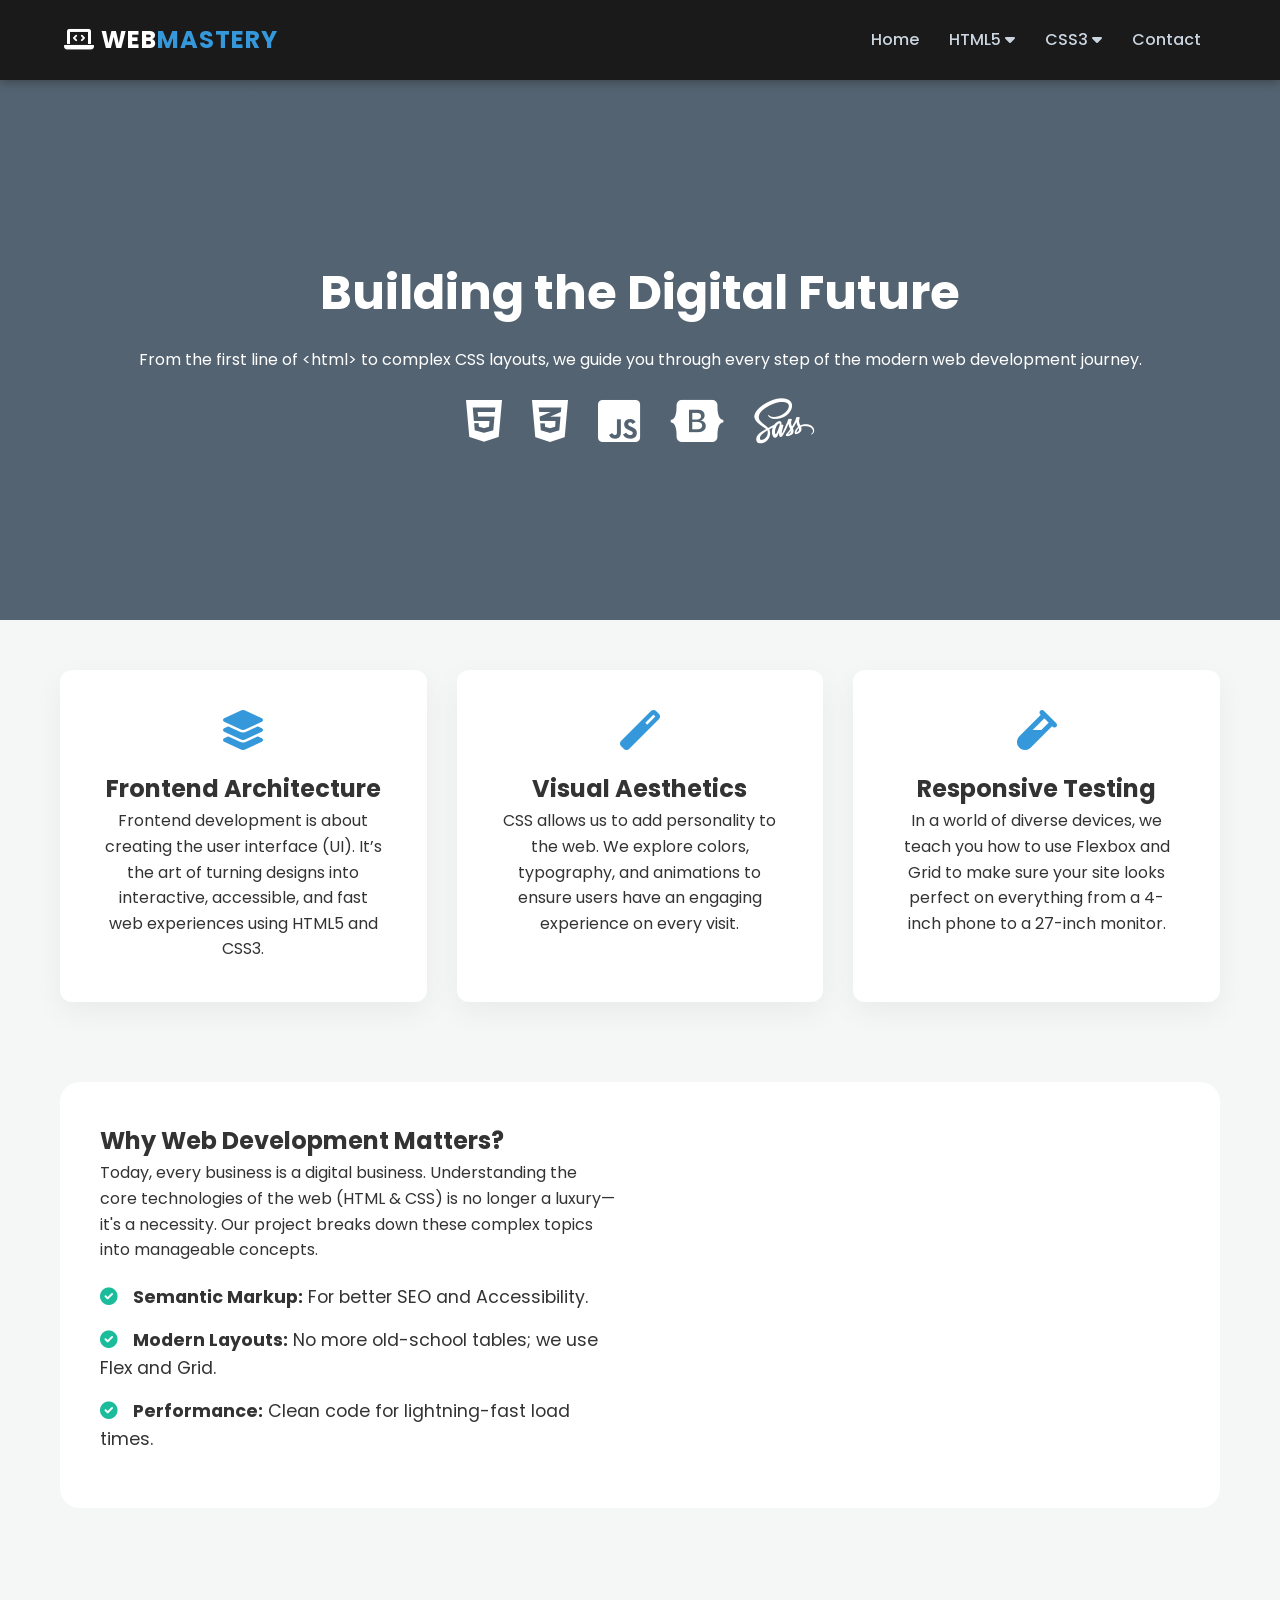
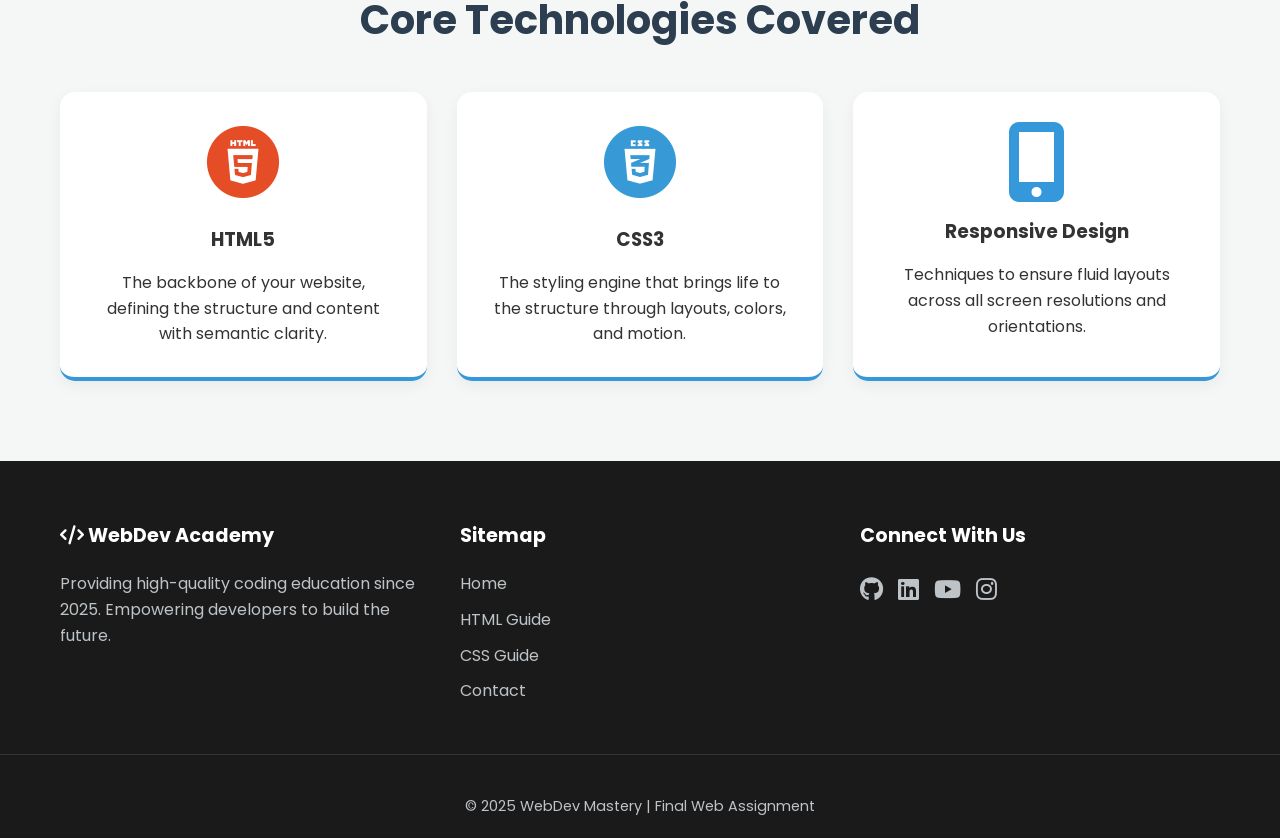
<file: index.html>
<!DOCTYPE html>
<html lang="en">

<head>
    <meta charset="UTF-8">
    <meta name="viewport" content="width=device-width, initial-scale=1.0">
    <title>WebDev Pro | Comprehensive Guide</title>
    <link rel="stylesheet" href="https://cdnjs.cloudflare.com/ajax/libs/font-awesome/6.0.0/css/all.min.css">
    <link rel="stylesheet" href="style/style.css">
</head>

<body>

    <header>
        <nav class="navbar">
            <div class="logo"><i class="fas fa-laptop-code"></i> Web<span>Mastery</span></div>
            <ul class="nav-links">
                <li><a href="index.html">Home</a></li>

                <li class="dropdown">
                    <a href="HTML/html-concepts.html">HTML5 <i class="fas fa-caret-down"></i></a>
                    <ul class="dropdown-content">
                        <li><a href="HTML/html-concepts.html#structure">Document Structure</a></li>
                        <li><a href="HTML/html-concepts.html#text-formatting">Text Formatting</a></li>
                        <li><a href="HTML/html-concepts.html#lists">Lists (Ordered/Unordered)</a></li>
                        <li><a href="HTML/html-concepts.html#links-images">Links & Media</a></li>
                        <li><a href="HTML/html-concepts.html#tables">Data Tables</a></li>
                        <li><a href="HTML/html-concepts.html#forms">Forms & Validations</a></li>
                        <li><a href="HTML/html-concepts.html#semantic">Semantic Elements</a></li>
                        <li><a href="HTML/html-concepts.html#entities">HTML Entities & Symbols</a></li>
                    </ul>
                </li>

                <li class="dropdown">
                    <a href="CSS/css-concepts.html">CSS3 <i class="fas fa-caret-down"></i></a>
                    <ul class="dropdown-content">
                        <li><a href="CSS/css-concepts.html#selectors">Selectors & Specificity</a></li>
                        <li><a href="CSS/css-concepts.html#colors">Colors & Backgrounds</a></li>
                        <li><a href="CSS/css-concepts.html#box-model">The Box Model</a></li>
                        <li><a href="CSS/css-concepts.html#typography">Web Typography</a></li>
                        <li><a href="CSS/css-concepts.html#flexbox">Flexbox Layout</a></li>
                        <li><a href="CSS/css-concepts.html#grid">CSS Grid System</a></li>
                        <li><a href="CSS/css-concepts.html#animations">Transitions & Keyframes</a></li>
                        <li><a href="CSS/css-concepts.html#responsive">Media Queries</a></li>
                    </ul>
                </li>

                <li><a href="contact.html">Contact</a></li>
            </ul>
        </nav>
    </header>

    <section class="hero">
        <div class="hero-text">
            <h1>Building the Digital Future</h1>
            <p>From the first line of &lt;html&gt; to complex CSS layouts, we guide you through every step of the modern
                web development journey.</p>
            <div class="hero-icons">
                <i class="fab fa-html5" title="HTML5"></i>
                <i class="fab fa-css3-alt" title="CSS3"></i>
                <i class="fab fa-js-square" title="JavaScript"></i>
                <i class="fab fa-bootstrap" title="Bootstrap"></i>
                <i class="fab fa-sass" title="Sass"></i>
            </div>
        </div>
    </section>

    <main class="container">
        <section class="intro-grid">
            <div class="info-box">
                <i class="fas fa-layer-group"></i>
                <h2>Frontend Architecture</h2>
                <p>Frontend development is about creating the user interface (UI). It’s the art of turning designs into
                    interactive, accessible, and fast web experiences using HTML5 and CSS3.</p>
            </div>
            <div class="info-box">
                <i class="fas fa-magic"></i>
                <h2>Visual Aesthetics</h2>
                <p>CSS allows us to add personality to the web. We explore colors, typography, and animations to ensure
                    users have an engaging experience on every visit.</p>
            </div>
            <div class="info-box">
                <i class="fas fa-vial"></i>
                <h2>Responsive Testing</h2>
                <p>In a world of diverse devices, we teach you how to use Flexbox and Grid to make sure your site looks
                    perfect on everything from a 4-inch phone to a 27-inch monitor.</p>
            </div>
        </section>

        <section class="learning-path">
            <div class="path-text">
                <h2>Why Web Development Matters?</h2>
                <p>Today, every business is a digital business. Understanding the core technologies of the web (HTML &
                    CSS) is no longer a luxury—it's a necessity. Our project breaks down these complex topics into
                    manageable concepts.</p>
                <ul class="benefit-list">
                    <li><i class="fas fa-check-circle"></i> <strong>Semantic Markup:</strong> For better SEO and
                        Accessibility.</li>
                    <li><i class="fas fa-check-circle"></i> <strong>Modern Layouts:</strong> No more old-school tables;
                        we use Flex and Grid.</li>
                    <li><i class="fas fa-check-circle"></i> <strong>Performance:</strong> Clean code for lightning-fast
                        load times.</li>
                </ul>
            </div>
            <div class="path-image">

            </div>
        </section>

        <section class="tech-stack">
            <h2 class="section-title">Core Technologies Covered</h2>
            <div class="stack-grid">
                <div class="stack-item">
                    <img src="images/HTML5.webp" alt="HTML5" width="80">
                    <h3>HTML5</h3>
                    <p>The backbone of your website, defining the structure and content with semantic clarity.</p>
                </div>
                <div class="stack-item">
                    <img src="images/CSS3.webp" alt="CSS3" width="80">
                    <h3>CSS3</h3>
                    <p>The styling engine that brings life to the structure through layouts, colors, and motion.</p>
                </div>
                <div class="stack-item">
                    <i class="fas fa-mobile-alt" style="font-size: 80px; color: #3498db;"></i>
                    <h3>Responsive Design</h3>
                    <p>Techniques to ensure fluid layouts across all screen resolutions and orientations.</p>
                </div>
            </div>
        </section>
    </main>

    <footer class="main-footer">
        <div class="footer-content">
            <div class="footer-section about">
                <h3><i class="fas fa-code"></i> WebDev Academy</h3>
                <p>Providing high-quality coding education since 2025. Empowering developers to build the future.</p>
            </div>
            <div class="footer-section links">
                <h3>Sitemap</h3>
                <ul>
                    <li><a href="index.html">Home</a></li>
                    <li><a href="HTML/html-concepts.html">HTML Guide</a></li>
                    <li><a href="CSS/css-concepts.html">CSS Guide</a></li>
                    <li><a href="contact.html">Contact</a></li>
                </ul>
            </div>
            <div class="footer-section social">
                <h3>Connect With Us</h3>
                <div class="social-icons">
                    <a href="#"><i class="fab fa-github"></i></a>
                    <a href="#"><i class="fab fa-linkedin"></i></a>
                    <a href="#"><i class="fab fa-youtube"></i></a>
                    <a href="#"><i class="fab fa-instagram"></i></a>
                </div>
            </div>
        </div>
        <div class="footer-bottom">
            <p>&copy; 2025 WebDev Mastery | Final Web Assignment</p>
        </div>
    </footer>

</body>

</html>
</file>
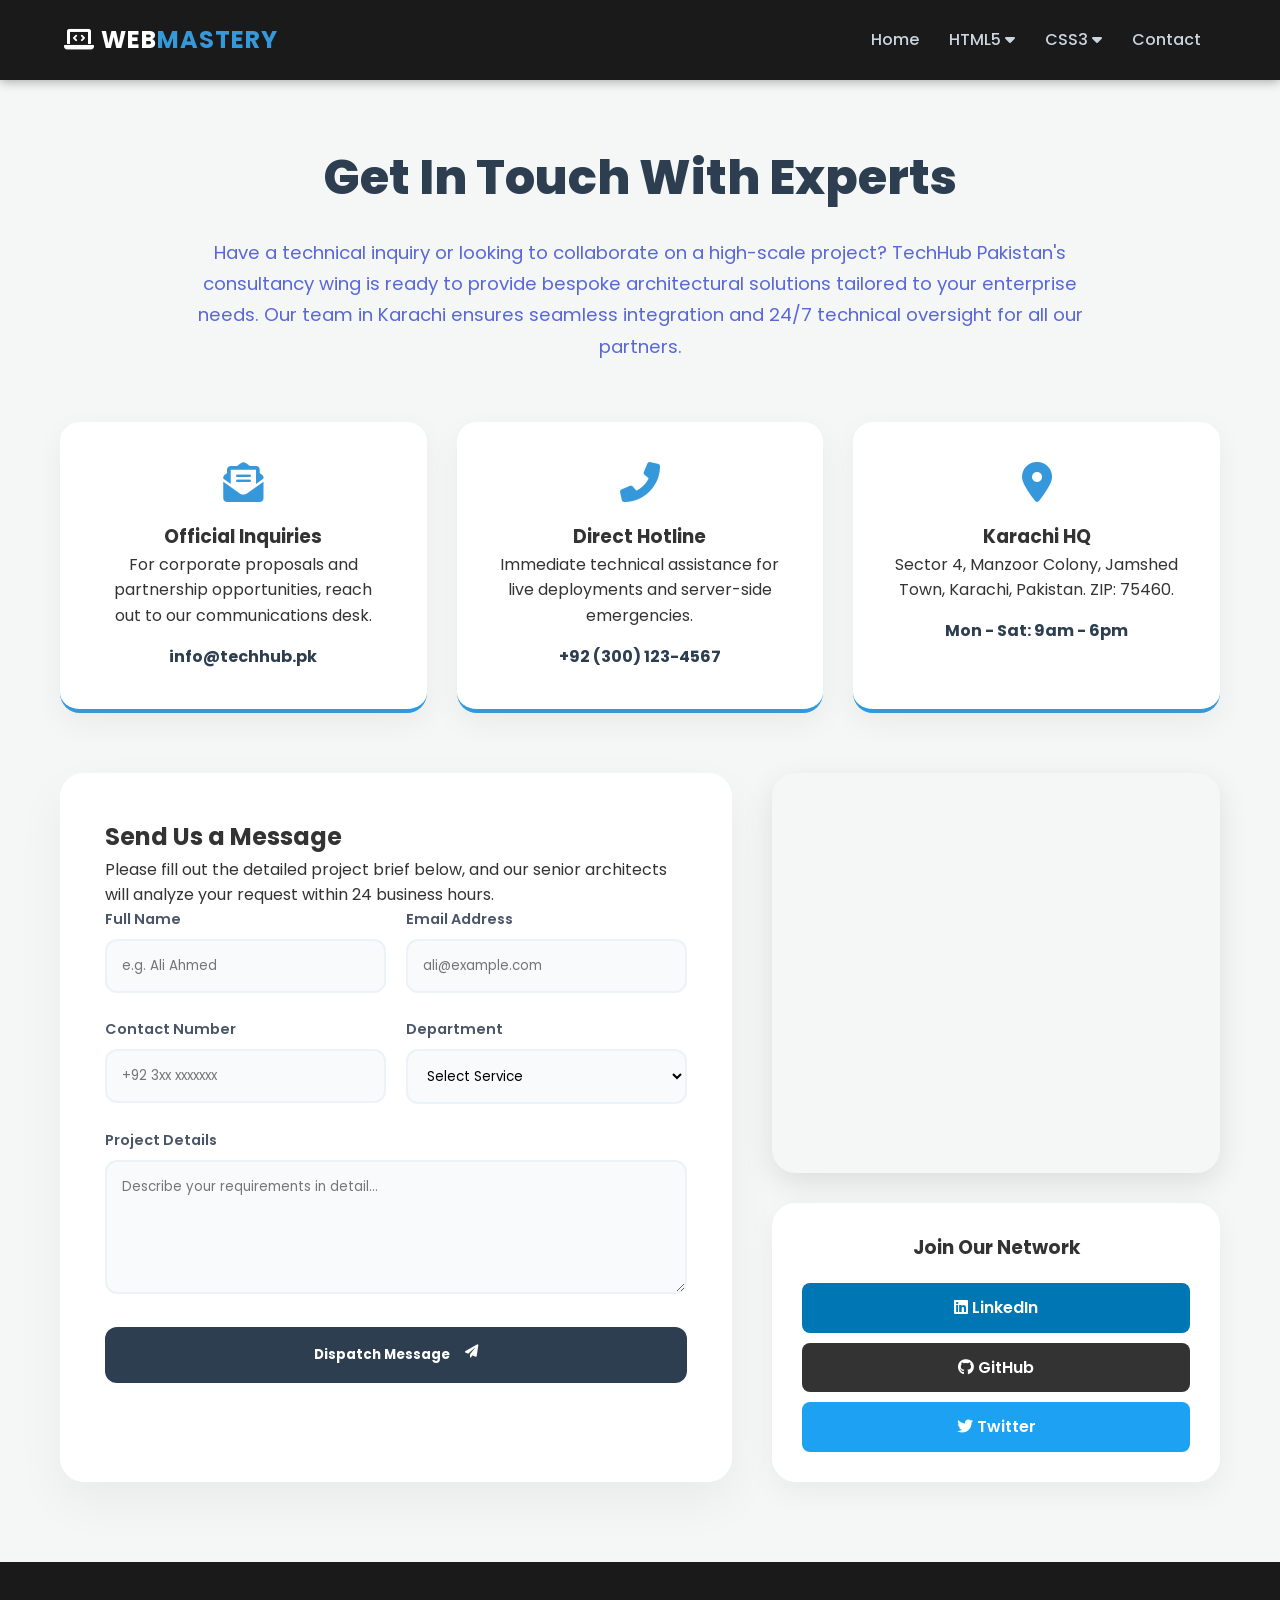
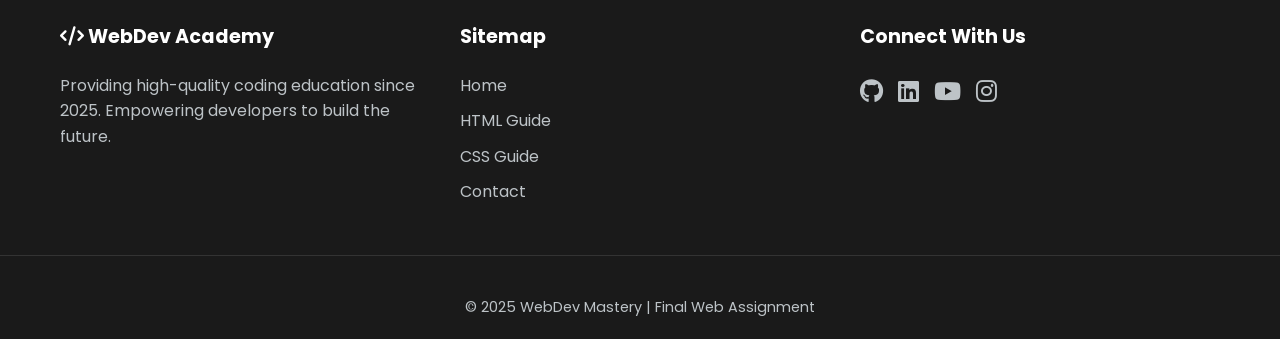
<file: contact.html>
<!DOCTYPE html>
<html lang="en">
<head>
    <meta charset="UTF-8">
    <meta name="viewport" content="width=device-width, initial-scale=1.0">
    <title>WebDev Pro | Comprehensive Guide</title>
    <link rel="stylesheet" href="https://cdnjs.cloudflare.com/ajax/libs/font-awesome/6.0.0/css/all.min.css">
    <link rel="stylesheet" href="style/style.css">
</head>
<body>

    <header>
        <nav class="navbar">
            <div class="logo"><i class="fas fa-laptop-code"></i> Web<span>Mastery</span></div>
            <ul class="nav-links">
                <li><a href="index.html">Home</a></li>
                
                <li class="dropdown">
                    <a href="HTML/html-concepts.html">HTML5 <i class="fas fa-caret-down"></i></a>
                    <ul class="dropdown-content">
                        <li><a href="HTML/html-concepts.html#structure">Document Structure</a></li>
                        <li><a href="HTML/html-concepts.html#text-formatting">Text Formatting</a></li>
                        <li><a href="HTML/html-concepts.html#lists">Lists (Ordered/Unordered)</a></li>
                        <li><a href="HTML/html-concepts.html#links-images">Links & Media</a></li>
                        <li><a href="HTML/html-concepts.html#tables">Data Tables</a></li>
                        <li><a href="HTML/html-concepts.html#forms">Forms & Validations</a></li>
                        <li><a href="HTML/html-concepts.html#semantic">Semantic Elements</a></li>
                        <li><a href="HTML/html-concepts.html#entities">HTML Entities & Symbols</a></li>
                    </ul>
                </li>

                <li class="dropdown">
                    <a href="CSS/css-concepts.html">CSS3 <i class="fas fa-caret-down"></i></a>
                    <ul class="dropdown-content">
                        <li><a href="CSS/css-concepts.html#selectors">Selectors & Specificity</a></li>
                        <li><a href="CSS/css-concepts.html#colors">Colors & Backgrounds</a></li>
                        <li><a href="CSS/css-concepts.html#box-model">The Box Model</a></li>
                        <li><a href="CSS/css-concepts.html#typography">Web Typography</a></li>
                        <li><a href="CSS/css-concepts.html#flexbox">Flexbox Layout</a></li>
                        <li><a href="CSS/css-concepts.html#grid">CSS Grid System</a></li>
                        <li><a href="CSS/css-concepts.html#animations">Transitions & Keyframes</a></li>
                        <li><a href="CSS/css-concepts.html#responsive">Media Queries</a></li>
                    </ul>
                </li>

                <li><a href="contact.html">Contact</a></li>
            </ul>
        </nav>
    </header>
    <main class="cnt-main-wrapper">
    <div class="cnt-header-block">
        <h1 class="cnt-main-heading">Get In Touch With Experts</h1>
        <p class="cnt-sub-text">Have a technical inquiry or looking to collaborate on a high-scale project? TechHub Pakistan's consultancy wing is ready to provide bespoke architectural solutions tailored to your enterprise needs. Our team in Karachi ensures seamless integration and 24/7 technical oversight for all our partners.</p>
    </div>

    <div class="cnt-cards-grid">
        <div class="cnt-info-card">
            <i class="fas fa-envelope-open-text"></i>
            <h3>Official Inquiries</h3>
            <p>For corporate proposals and partnership opportunities, reach out to our communications desk.</p>
            <span class="cnt-detail-link">info@techhub.pk</span>
        </div>
        <div class="cnt-info-card">
            <i class="fas fa-phone-alt"></i>
            <h3>Direct Hotline</h3>
            <p>Immediate technical assistance for live deployments and server-side emergencies.</p>
            <span class="cnt-detail-link">+92 (300) 123-4567</span>
        </div>
        <div class="cnt-info-card">
            <i class="fas fa-map-marker-alt"></i>
            <h3>Karachi HQ</h3>
            <p>Sector 4, Manzoor Colony, Jamshed Town, Karachi, Pakistan. ZIP: 75460.</p>
            <span class="cnt-detail-link">Mon - Sat: 9am - 6pm</span>
        </div>
    </div>

    <div class="cnt-content-layout">
        <div class="cnt-form-container">
            <h2 class="cnt-section-title">Send Us a Message</h2>
            <p class="cnt-form-instruction">Please fill out the detailed project brief below, and our senior architects will analyze your request within 24 business hours.</p>
            
            <form id="cnt-project-form">
                <div class="cnt-input-row">
                    <div class="cnt-field">
                        <label>Full Name</label>
                        <input type="text" placeholder="e.g. Ali Ahmed" required>
                    </div>
                    <div class="cnt-field">
                        <label>Email Address</label>
                        <input type="email" placeholder="ali@example.com" required>
                    </div>
                </div>
                
                <div class="cnt-input-row">
                    <div class="cnt-field">
                        <label>Contact Number</label>
                        <input type="tel" placeholder="+92 3xx xxxxxxx" required>
                    </div>
                    <div class="cnt-field">
                        <label>Department</label>
                        <select required>
                            <option value="" disabled selected>Select Service</option>
                            <option value="web">Web Architecture</option>
                            <option value="cloud">Cloud Computing</option>
                            <option value="security">Cyber Security</option>
                        </select>
                    </div>
                </div>

                <div class="cnt-field">
                    <label>Project Details</label>
                    <textarea rows="5" placeholder="Describe your requirements in detail..." required></textarea>
                </div>

                <button type="submit" class="cnt-submit-btn">
                    <span>Dispatch Message</span>
                    <i class="fas fa-paper-plane"></i>
                </button>
            </form>
        </div>

        <div class="cnt-visual-side">
            <div class="cnt-map-box">
                <iframe 
                    src="https://www.google.com/maps/embed?pb=!1m18!1m12!1m3!1d3620.217351603525!2d67.07025817544322!3d24.856447845427976!2m3!1f0!2f0!3f0!3m2!1i1024!2i768!4f13.1!3m3!1m2!1s0x3eb33ea397395029%3A0x64201387d84f4e70!2sManzoor%20Colony%2C%20Karachi!5e0!3m2!1sen!2spk!4v1700000000000" 
                    width="100%" height="100%" style="border:0;" allowfullscreen="" loading="lazy">
                </iframe>
            </div>

            <div class="cnt-follow-box">
                <h3>Join Our Network</h3>
                <div class="cnt-social-links">
                    <a href="#" class="cnt-soc-item linkedin"><i class="fab fa-linkedin"></i> LinkedIn</a>
                    <a href="#" class="cnt-soc-item github"><i class="fab fa-github"></i> GitHub</a>
                    <a href="#" class="cnt-soc-item twitter"><i class="fab fa-twitter"></i> Twitter</a>
                </div>
            </div>
        </div>
    </div>
</main>
<footer class="main-footer">
        <div class="footer-content">
            <div class="footer-section about">
                <h3><i class="fas fa-code"></i> WebDev Academy</h3>
                <p>Providing high-quality coding education since 2025. Empowering developers to build the future.</p>
            </div>
            <div class="footer-section links">
                <h3>Sitemap</h3>
                <ul>
                    <li><a href="index.html">Home</a></li>
                    <li><a href="HTML/html-concepts.html">HTML Guide</a></li>
                    <li><a href="CSS/css-concepts.html">CSS Guide</a></li>
                    <li><a href="contact.html">Contact</a></li>
                </ul>
            </div>
            <div class="footer-section social">
                <h3>Connect With Us</h3>
                <div class="social-icons">
                    <a href="#"><i class="fab fa-github"></i></a>
                    <a href="#"><i class="fab fa-linkedin"></i></a>
                    <a href="#"><i class="fab fa-youtube"></i></a>
                    <a href="#"><i class="fab fa-instagram"></i></a>
                </div>
            </div>
        </div>
        <div class="footer-bottom">
            <p>&copy; 2025 WebDev Mastery | Final Web Assignment</p>
        </div>
    </footer>
</body>
</html>
</file>
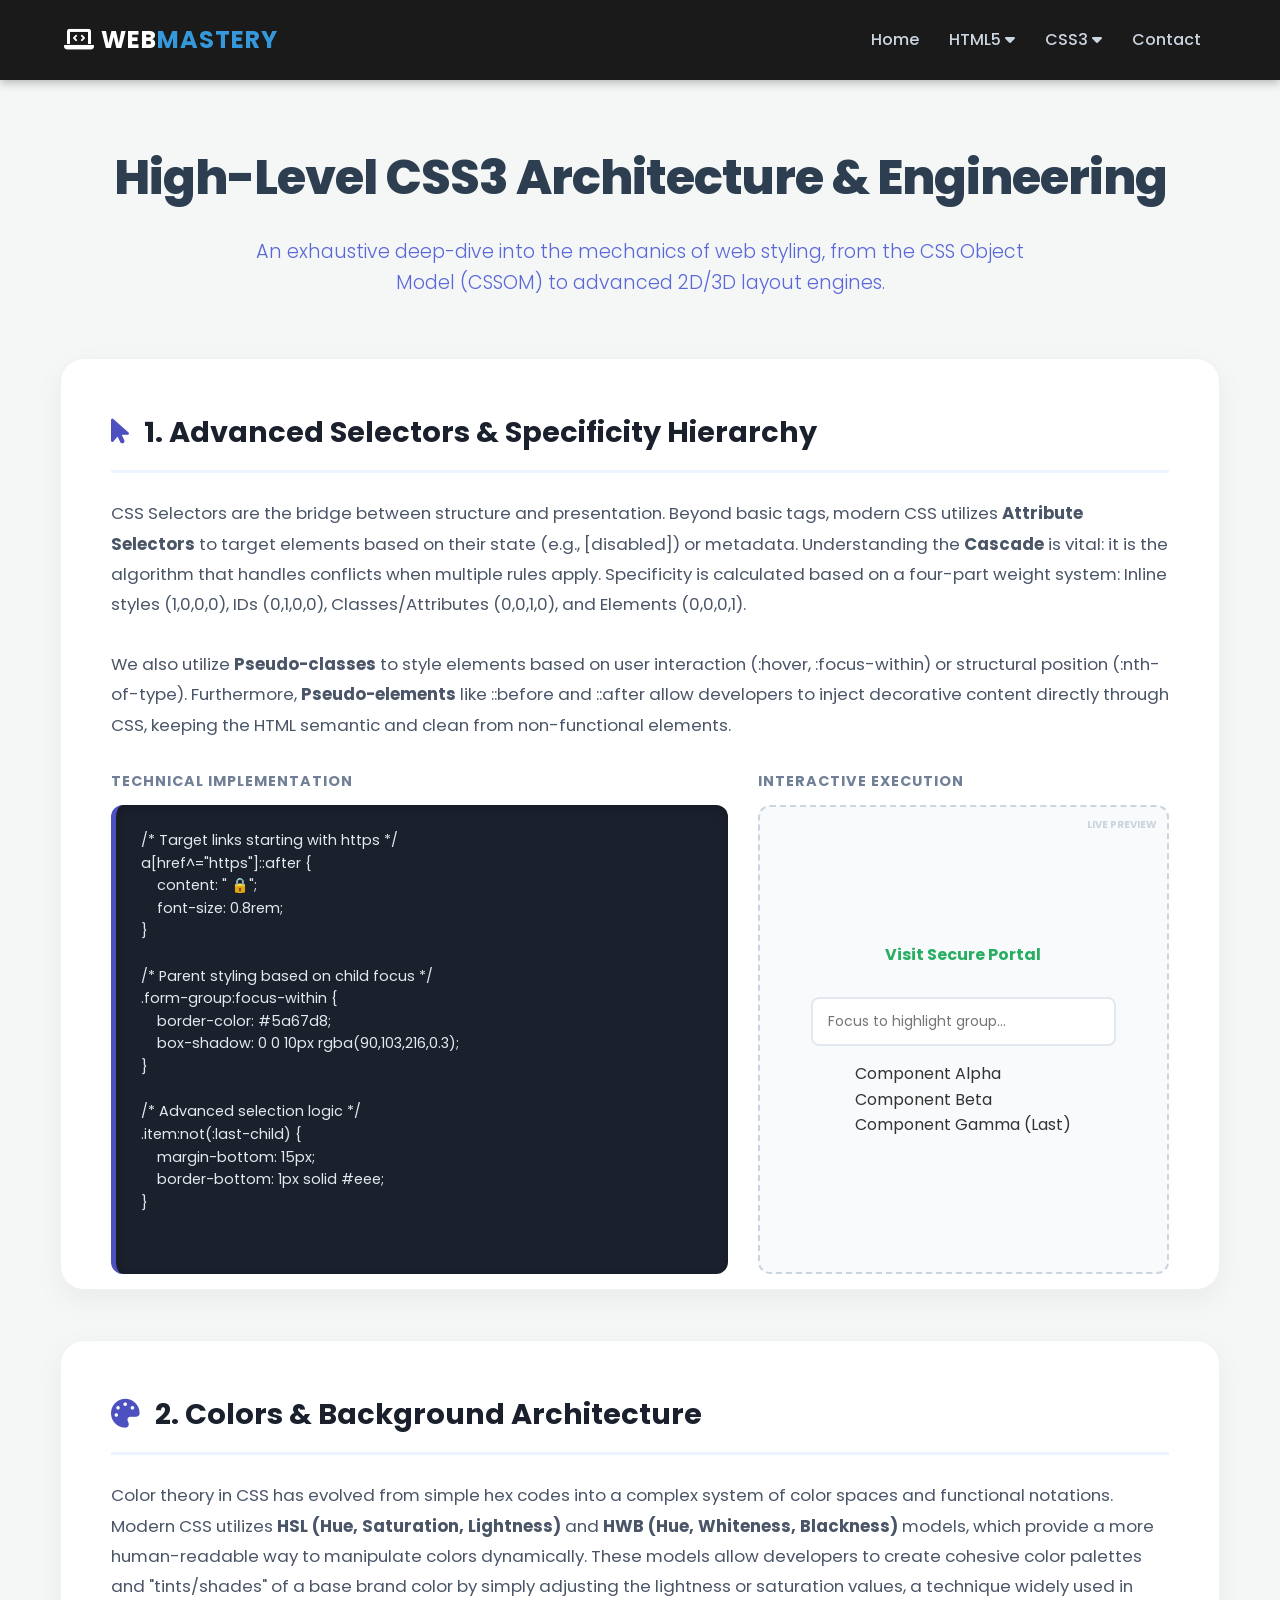
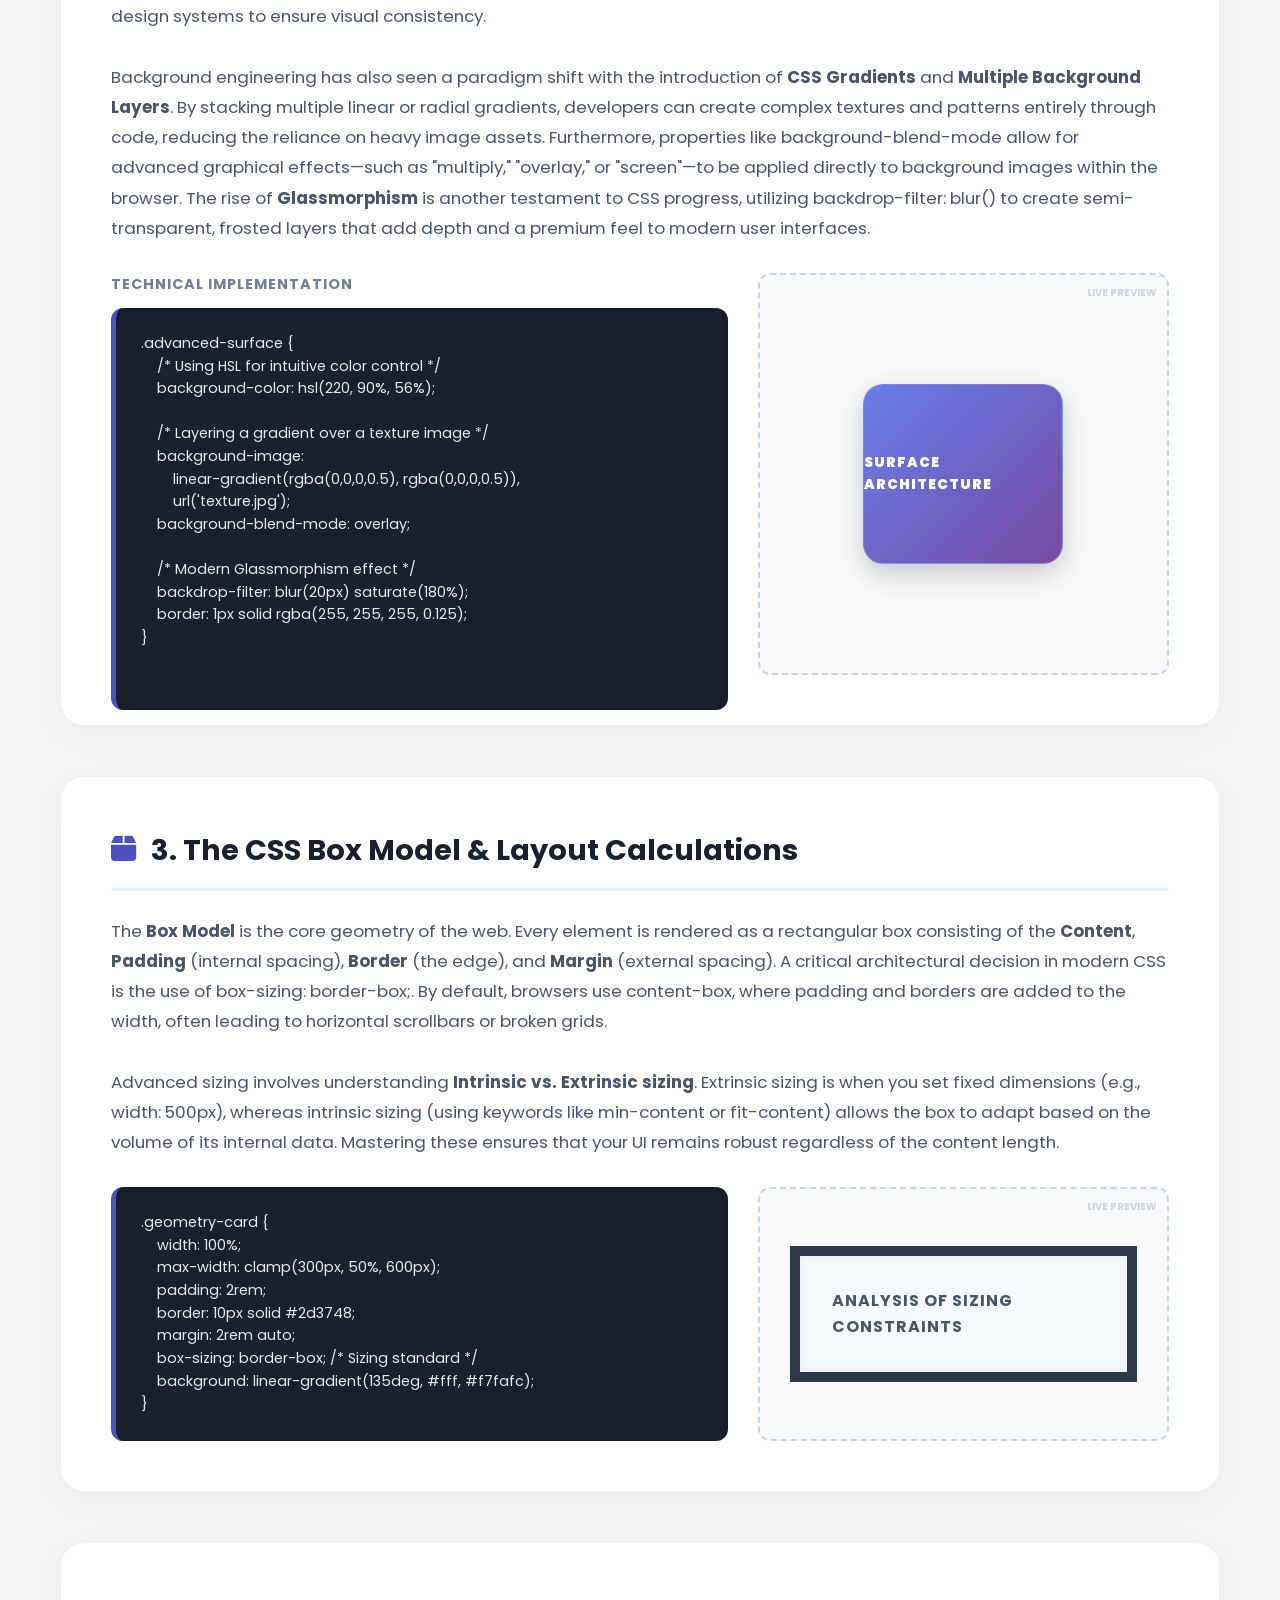
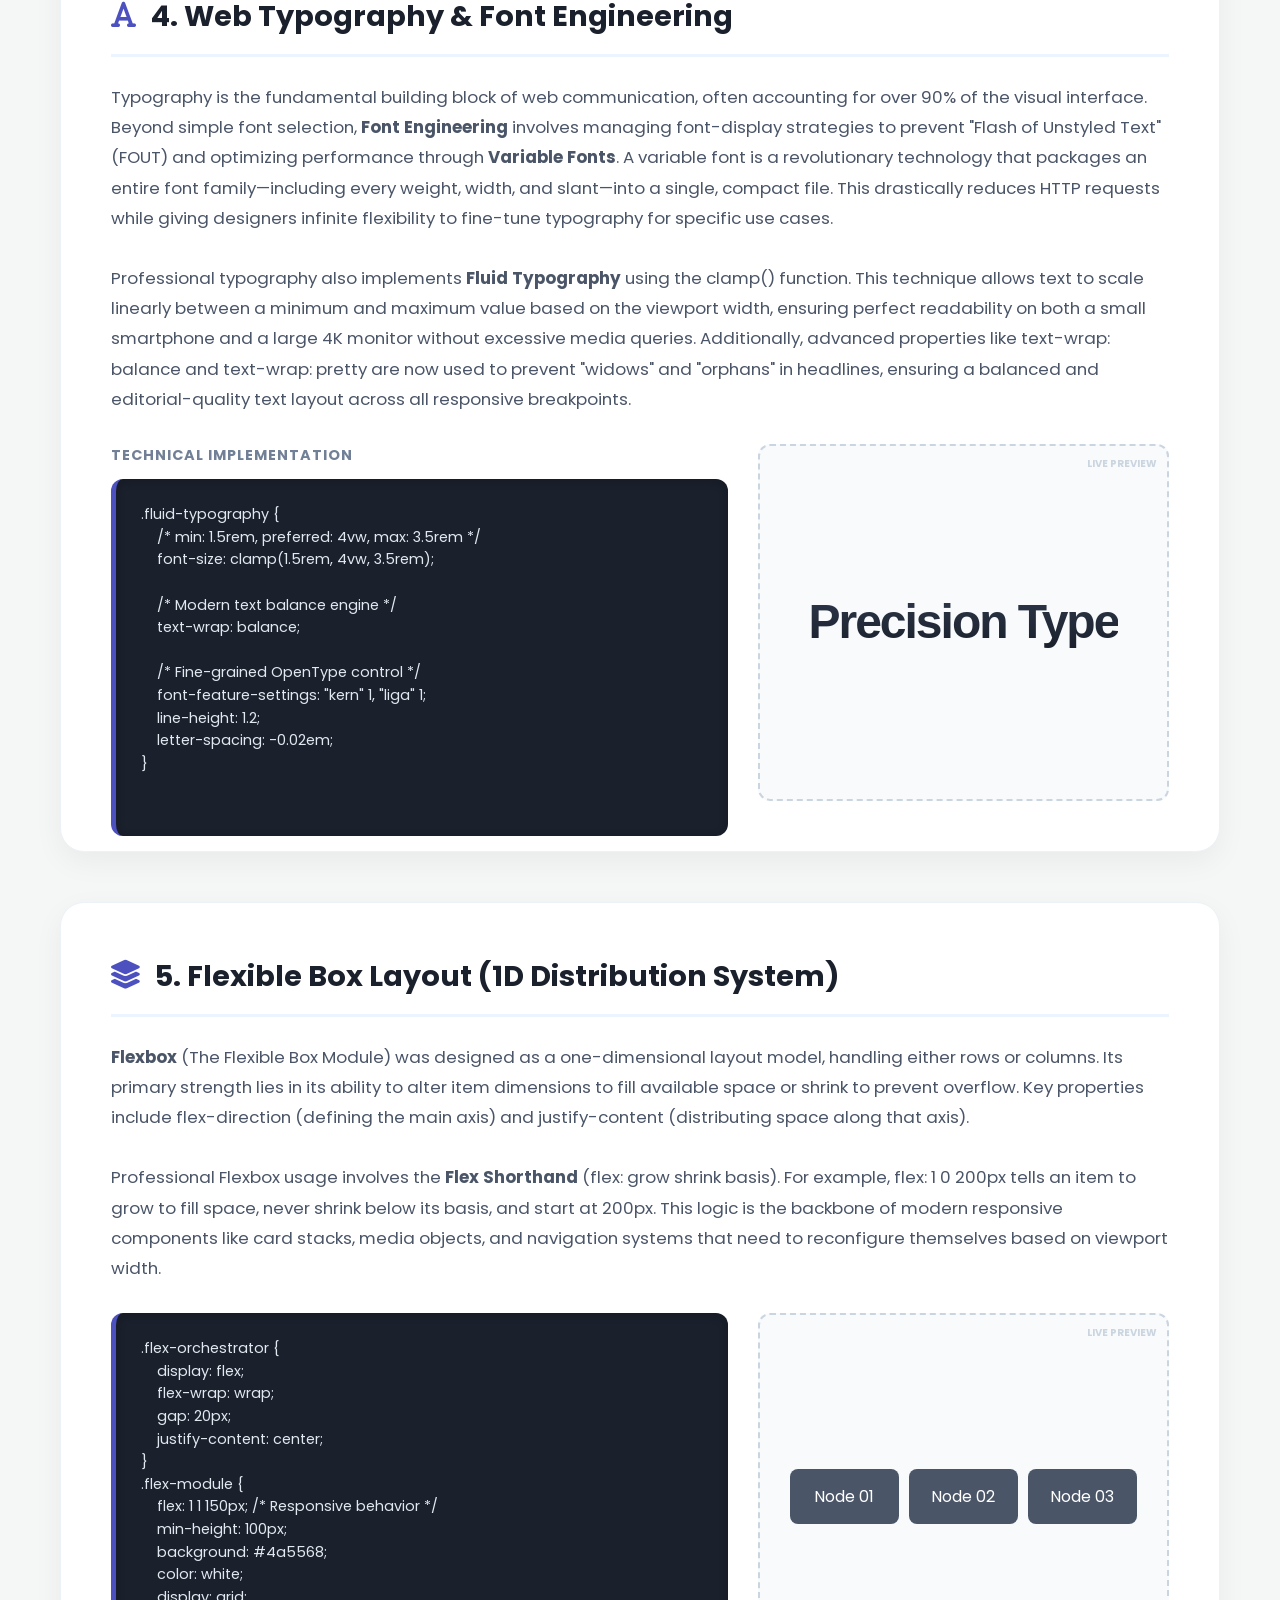
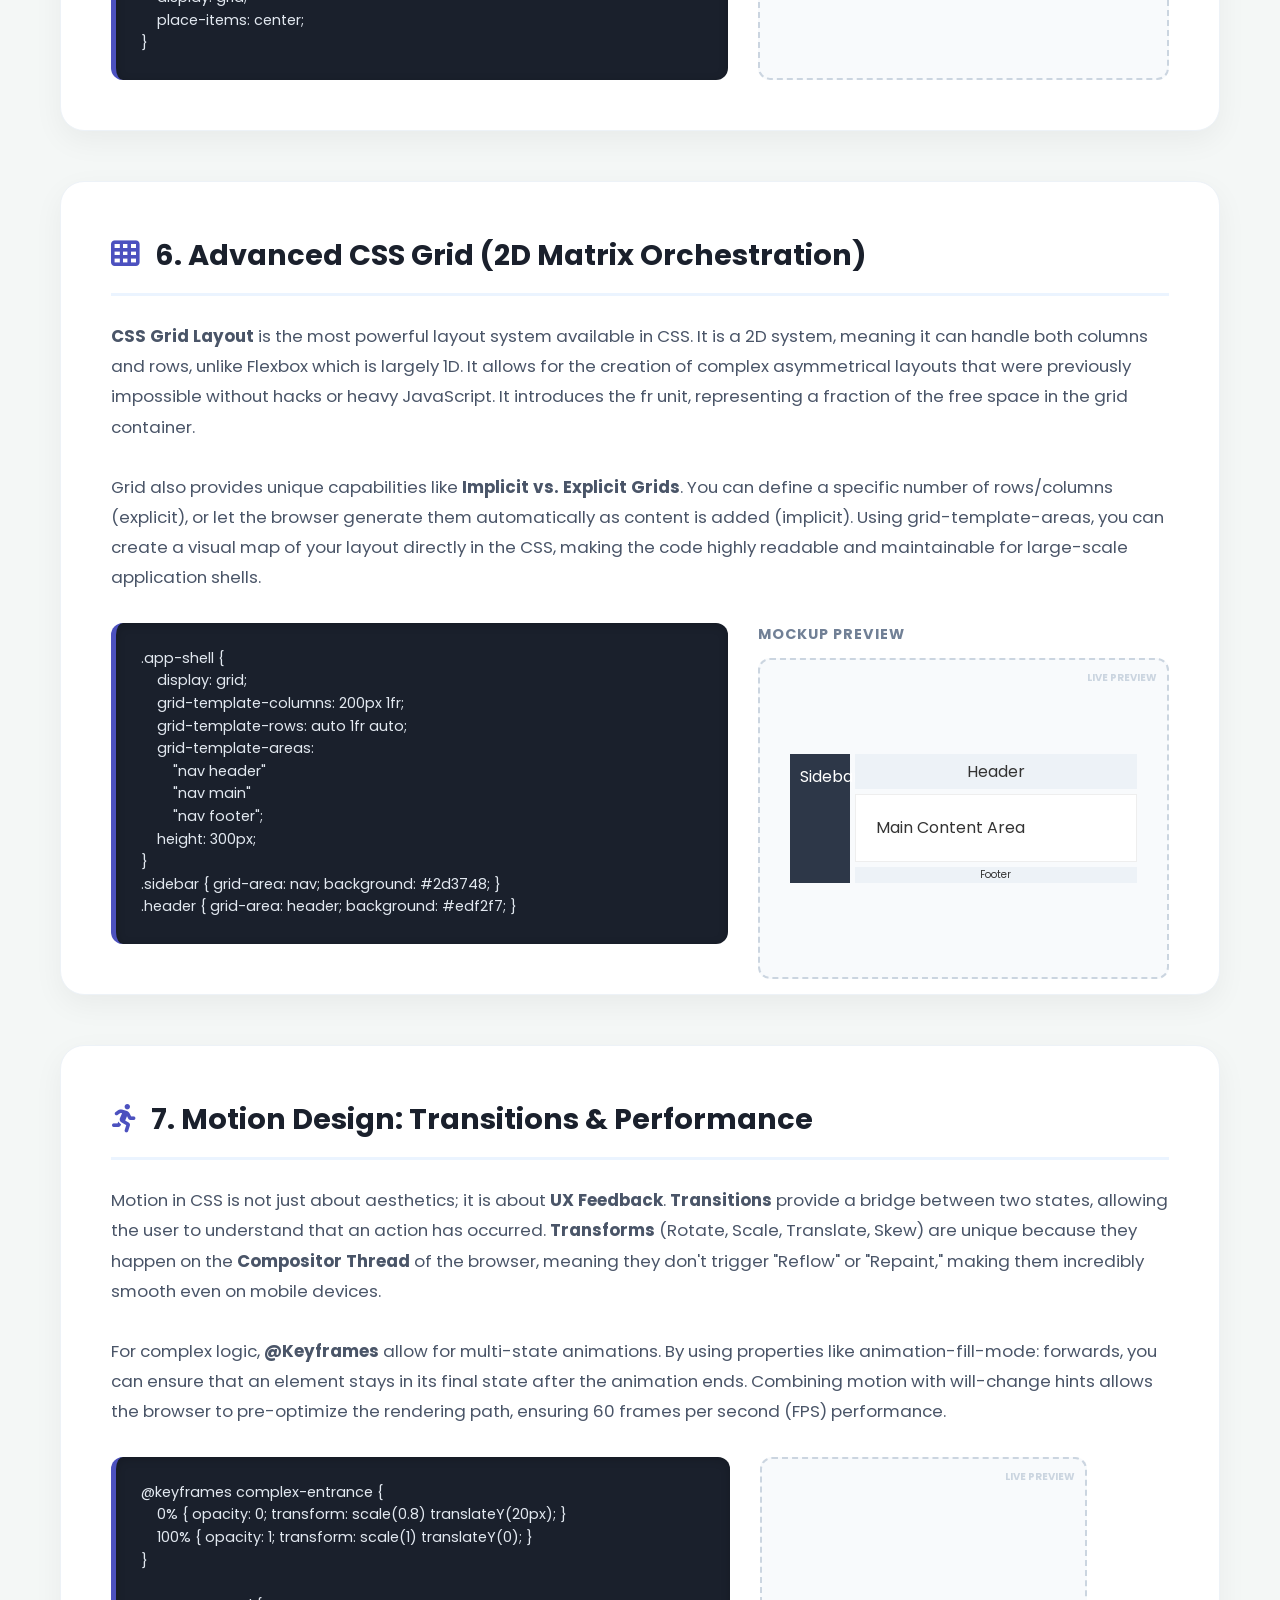
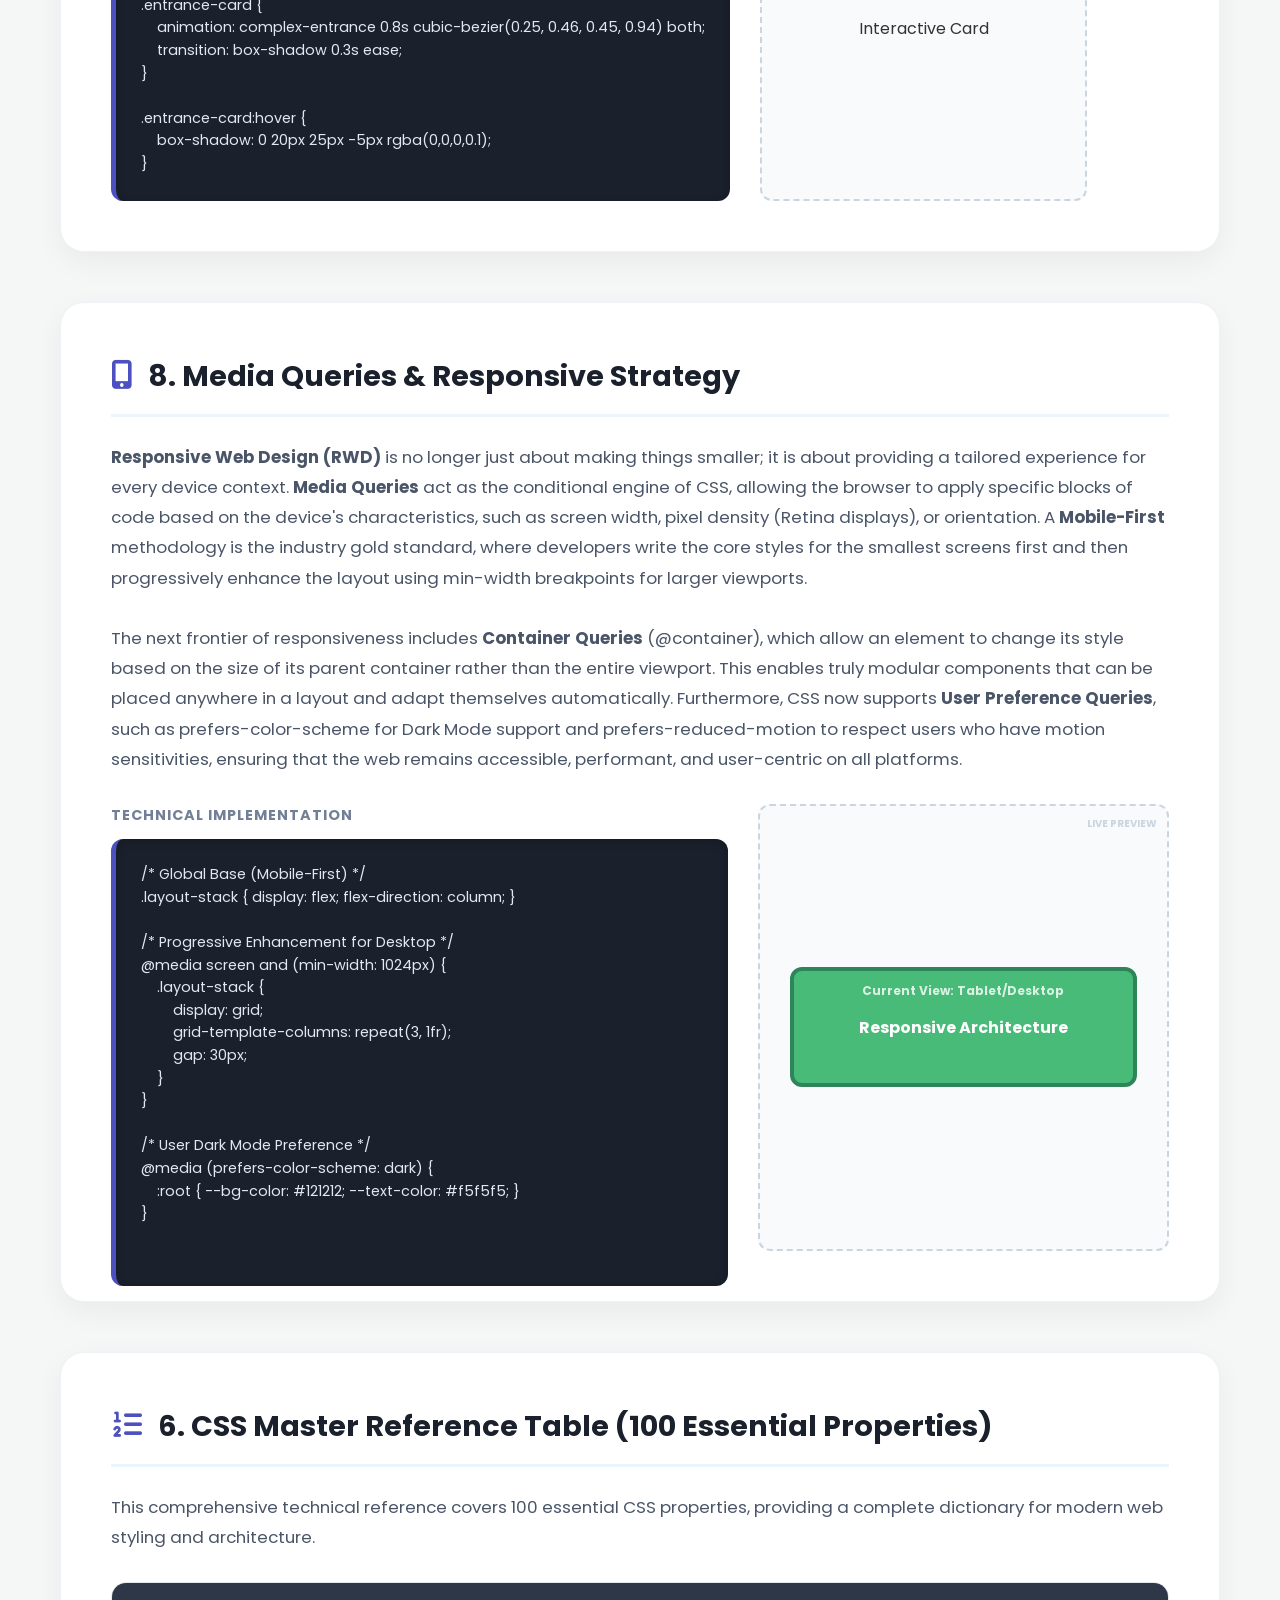
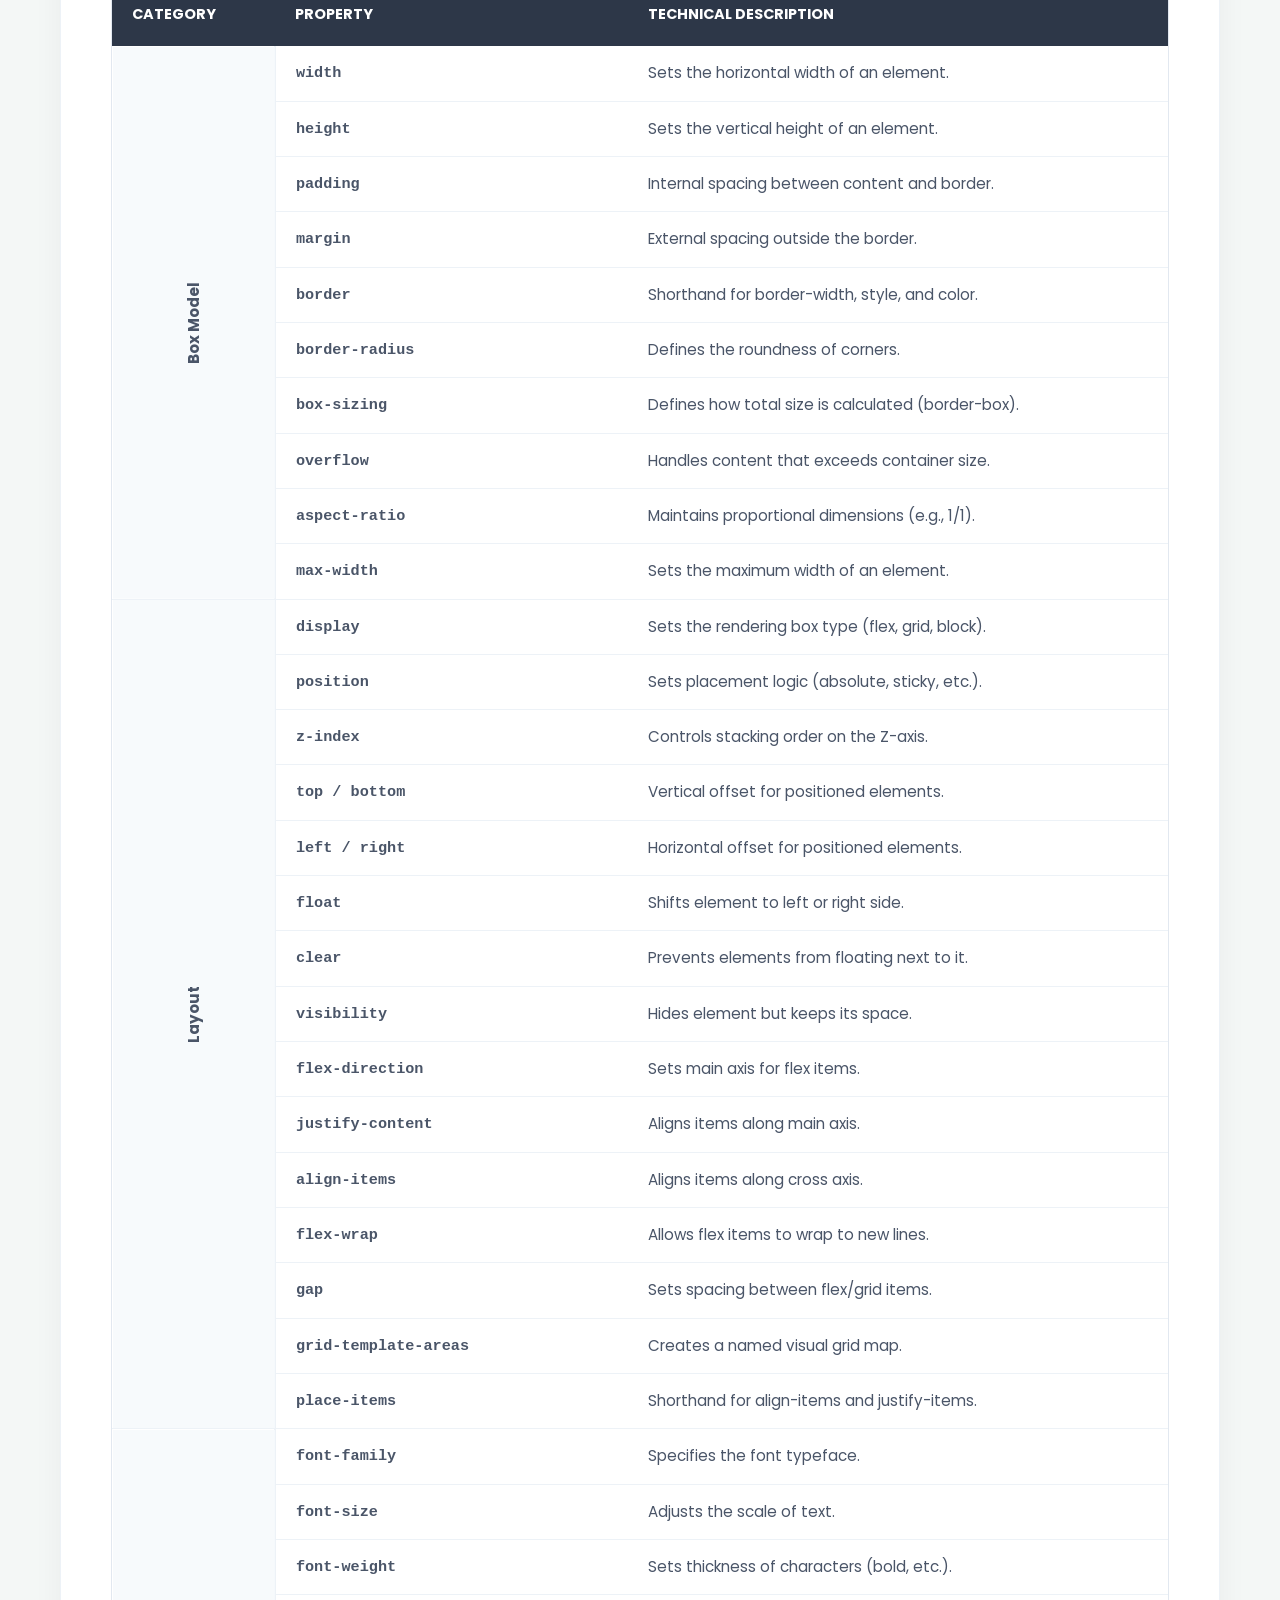
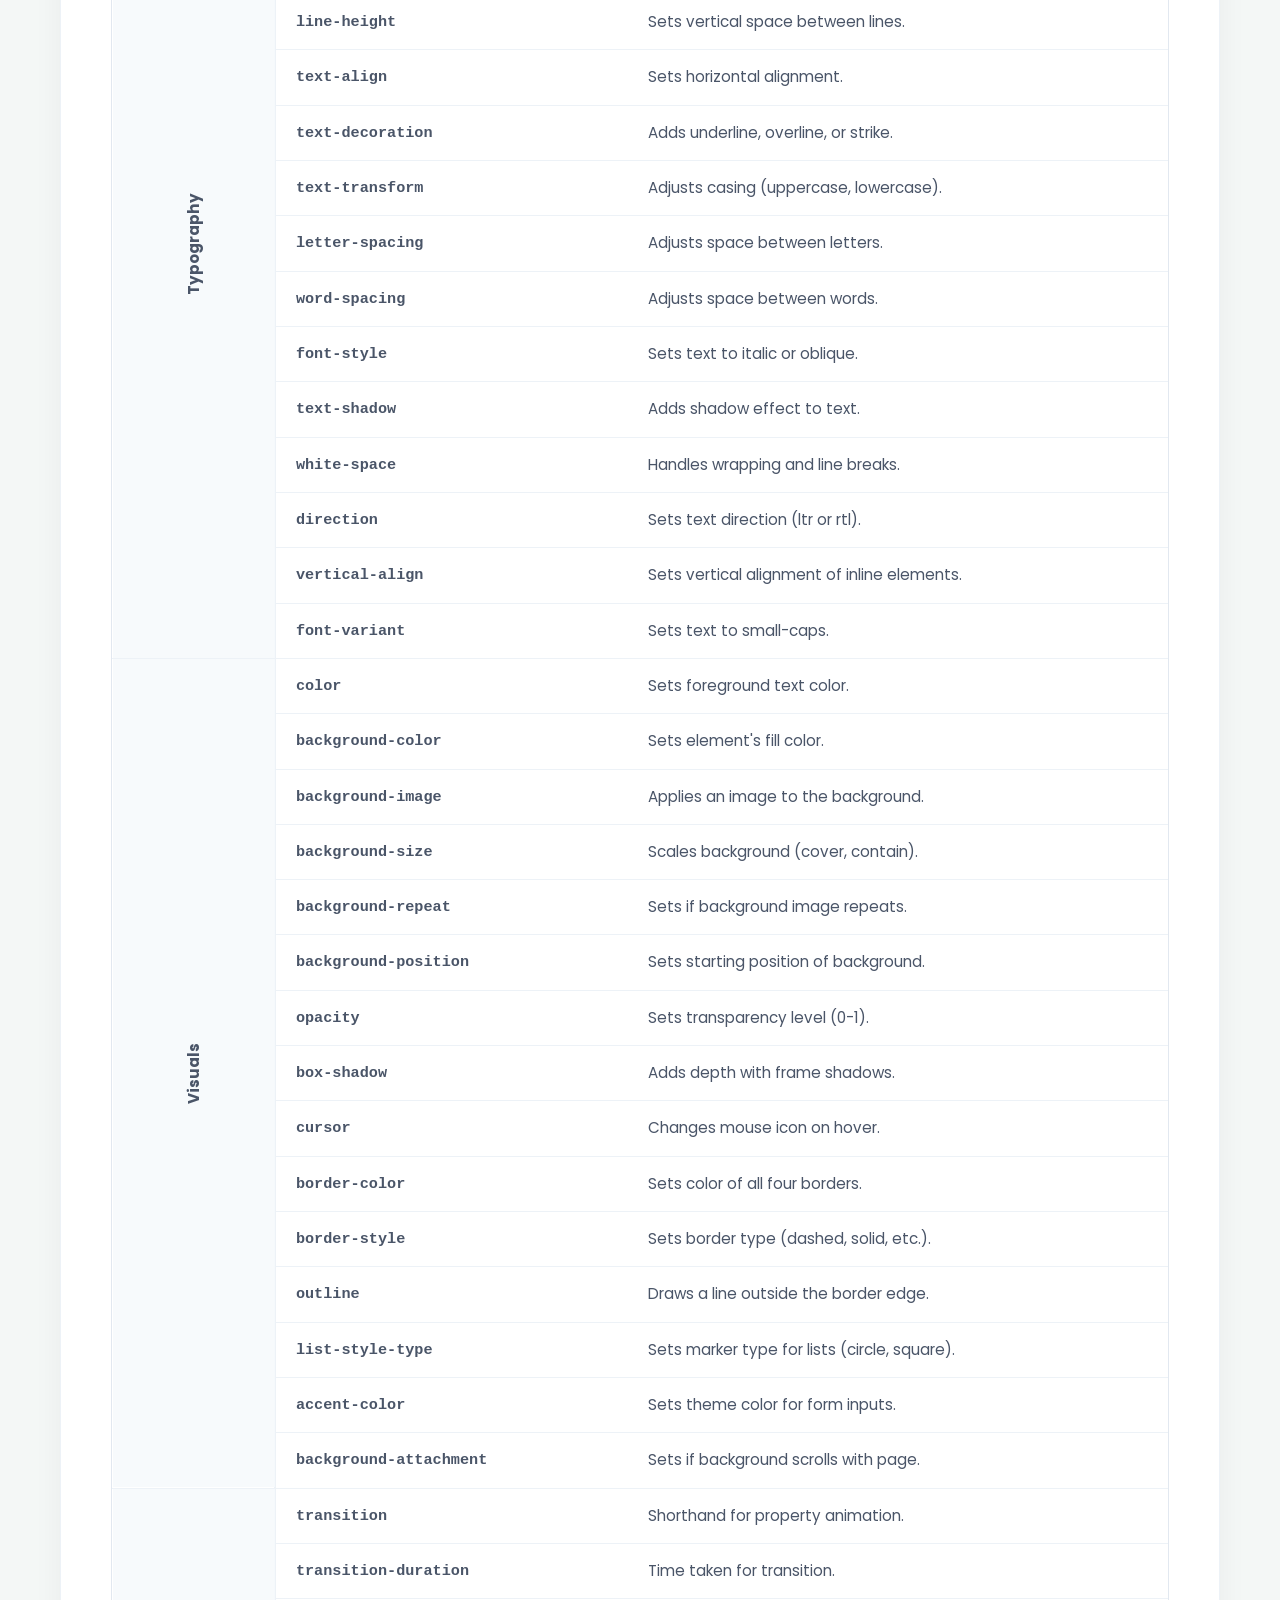
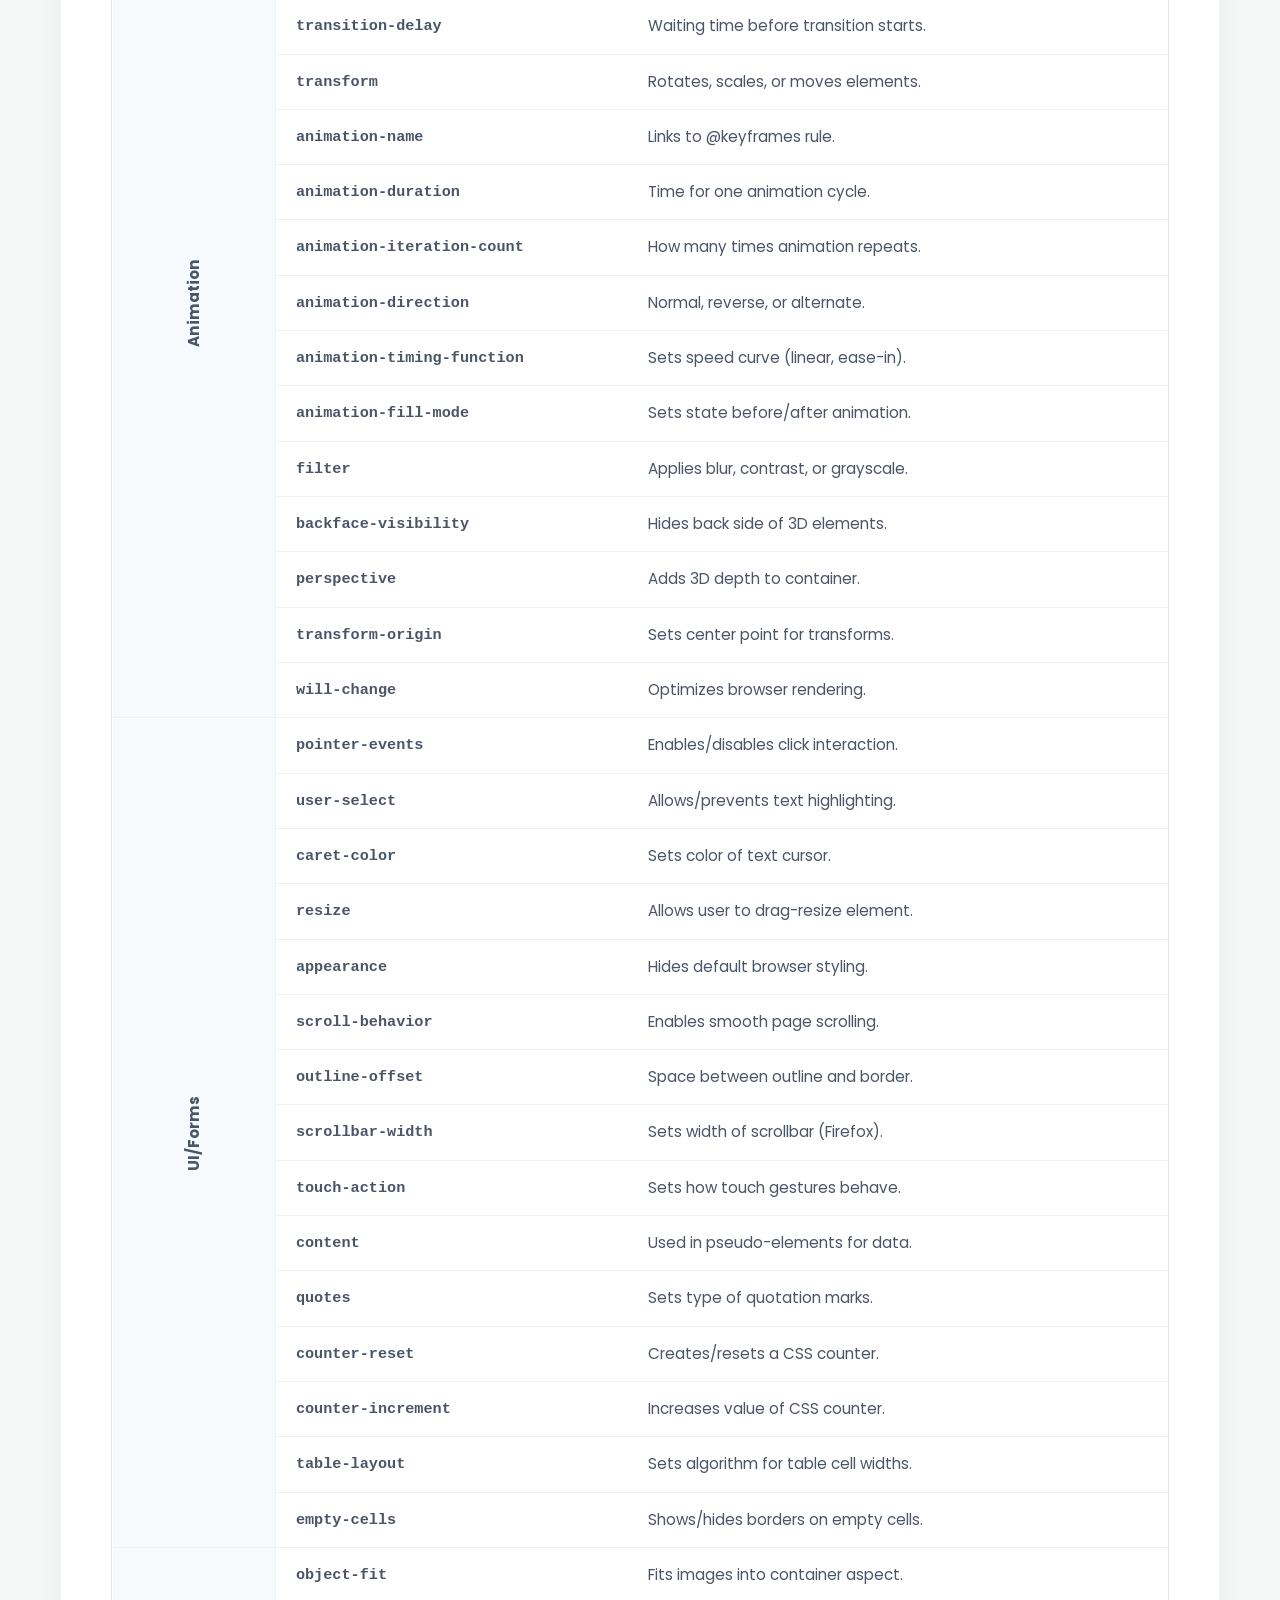
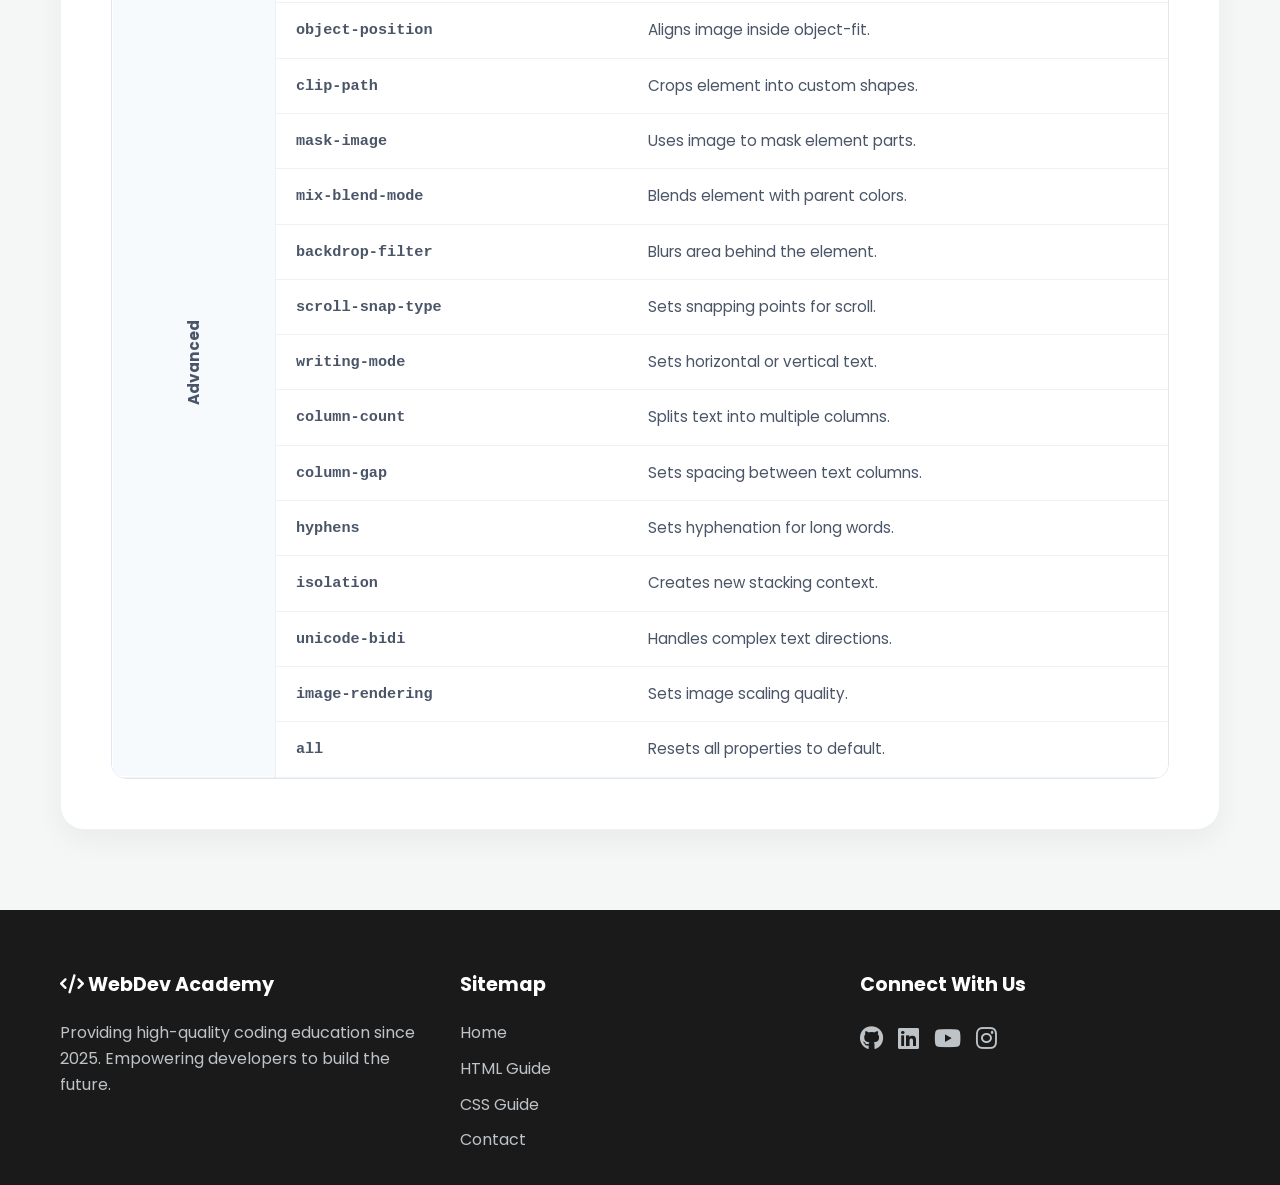
<file: CSS/css-concepts.html>
<!DOCTYPE html>
<html lang="en">
<head>
    <meta charset="UTF-8">
    <meta name="viewport" content="width=device-width, initial-scale=1.0">
    <title>HTML5 Mastery | All Concepts</title>
    <link rel="stylesheet" href="https://cdnjs.cloudflare.com/ajax/libs/font-awesome/6.0.0/css/all.min.css">
    <link rel="stylesheet" href="..//style/style.css"> 
</head>
<body>

    <header>
         <nav class="navbar">
            <div class="logo"><i class="fas fa-laptop-code"></i> Web<span>Mastery</span></div>
            <ul class="nav-links">
                <li><a href="..//index.html">Home</a></li>
                
                <li class="dropdown">
                    <a href="..//HTML/html-concepts.html">HTML5 <i class="fas fa-caret-down"></i></a>
                    <ul class="dropdown-content">
                        <li><a href="..//HTML/html-concepts.html#structure">Document Structure</a></li>
                        <li><a href="..//HTML/html-concepts.html#text-formatting">Text Formatting</a></li>
                        <li><a href="..//HTML/html-concepts.html#lists">Lists (Ordered/Unordered)</a></li>
                        <li><a href="..//HTML/html-concepts.html#links-images">Links & Media</a></li>
                        <li><a href="..//HTML/html-concepts.html#tables">Data Tables</a></li>
                        <li><a href="..//HTML/html-concepts.html#forms">Forms & Validations</a></li>
                        <li><a href="..//HTML/html-concepts.html#semantic">Semantic Elements</a></li>
                        <li><a href="..//HTML/html-concepts.html#entities">HTML Entities & Symbols</a></li>
                    </ul>
                </li>

                <li class="dropdown">
                    <a href="css-concepts.html">CSS3 <i class="fas fa-caret-down"></i></a>
                    <ul class="dropdown-content">
                        <li><a href="#selectors">Selectors & Specificity</a></li>
                        <li><a href="#colors">Colors & Backgrounds</a></li>
                        <li><a href="#box-model">The Box Model</a></li>
                        <li><a href="#typography">Web Typography</a></li>
                        <li><a href="#flexbox">Flexbox Layout</a></li>
                        <li><a href="#grid">CSS Grid System</a></li>
                        <li><a href="#animations">Transitions & Keyframes</a></li>
                        <li><a href="#responsive">Media Queries</a></li>
                    </ul>
                </li>

                <li><a href="..//contact.html">Contact</a></li>
            </ul>
        </nav>
    </header>
    <main class="container">
    <h1 class="page-title">High-Level CSS3 Architecture & Engineering</h1>
    <p class="page-desc">An exhaustive deep-dive into the mechanics of web styling, from the CSS Object Model (CSSOM) to advanced 2D/3D layout engines.</p>

    <section id="selectors" class="concept-section">
        <div class="concept-header">
            <i class="fas fa-mouse-pointer"></i>
            <h2>1. Advanced Selectors & Specificity Hierarchy</h2>
        </div>
        <p>CSS Selectors are the bridge between structure and presentation. Beyond basic tags, modern CSS utilizes <strong>Attribute Selectors</strong> to target elements based on their state (e.g., <code>[disabled]</code>) or metadata. Understanding the <strong>Cascade</strong> is vital: it is the algorithm that handles conflicts when multiple rules apply. Specificity is calculated based on a four-part weight system: Inline styles (1,0,0,0), IDs (0,1,0,0), Classes/Attributes (0,0,1,0), and Elements (0,0,0,1).</p>
        
        <p>We also utilize <strong>Pseudo-classes</strong> to style elements based on user interaction (<code>:hover</code>, <code>:focus-within</code>) or structural position (<code>:nth-of-type</code>). Furthermore, <strong>Pseudo-elements</strong> like <code>::before</code> and <code>::after</code> allow developers to inject decorative content directly through CSS, keeping the HTML semantic and clean from non-functional elements.</p>
        
        <div class="code-output-grid">
            <div class="code-box">
                <h4>Technical Implementation</h4>
                <pre><code>/* Target links starting with https */
a[href^="https"]::after {
    content: " 🔒";
    font-size: 0.8rem;
}

/* Parent styling based on child focus */
.form-group:focus-within {
    border-color: #5a67d8;
    box-shadow: 0 0 10px rgba(90,103,216,0.3);
}

/* Advanced selection logic */
.item:not(:last-child) {
    margin-bottom: 15px;
    border-bottom: 1px solid #eee;
}</code></pre>
            </div>
            <div class="output-box">
                <h4>Interactive Execution</h4>
                <div class="preview">
                    <a href="https://example.com" class="preview-secure-link">Visit Secure Portal</a>
                    <div class="form-group-demo">
                        <input type="text" placeholder="Focus to highlight group...">
                    </div>
                    <div class="item-list-demo">
                        <div class="item">Component Alpha</div>
                        <div class="item">Component Beta</div>
                        <div class="item">Component Gamma (Last)</div>
                    </div>
                </div>
            </div>
        </div>
    </section>
<section id="colors" class="concept-section">
    <div class="concept-header">
        <i class="fas fa-palette"></i>
        <h2>2. Colors & Background Architecture</h2>
    </div>
    <p>Color theory in CSS has evolved from simple hex codes into a complex system of color spaces and functional notations. Modern CSS utilizes <strong>HSL (Hue, Saturation, Lightness)</strong> and <strong>HWB (Hue, Whiteness, Blackness)</strong> models, which provide a more human-readable way to manipulate colors dynamically. These models allow developers to create cohesive color palettes and "tints/shades" of a base brand color by simply adjusting the lightness or saturation values, a technique widely used in design systems to ensure visual consistency.</p>
    
    <p>Background engineering has also seen a paradigm shift with the introduction of <strong>CSS Gradients</strong> and <strong>Multiple Background Layers</strong>. By stacking multiple linear or radial gradients, developers can create complex textures and patterns entirely through code, reducing the reliance on heavy image assets. Furthermore, properties like <code>background-blend-mode</code> allow for advanced graphical effects—such as "multiply," "overlay," or "screen"—to be applied directly to background images within the browser. The rise of <strong>Glassmorphism</strong> is another testament to CSS progress, utilizing <code>backdrop-filter: blur()</code> to create semi-transparent, frosted layers that add depth and a premium feel to modern user interfaces.</p>

    <div class="code-output-grid">
        <div class="code-box">
            <h4>Technical Implementation</h4>
            <pre><code>.advanced-surface {
    /* Using HSL for intuitive color control */
    background-color: hsl(220, 90%, 56%); 
    
    /* Layering a gradient over a texture image */
    background-image: 
        linear-gradient(rgba(0,0,0,0.5), rgba(0,0,0,0.5)),
        url('texture.jpg');
    background-blend-mode: overlay;
    
    /* Modern Glassmorphism effect */
    backdrop-filter: blur(20px) saturate(180%);
    border: 1px solid rgba(255, 255, 255, 0.125);
}</code></pre>
        </div>
        <div class="output-box">
            <div class="preview">
                <div class="glass-demo-box">Surface Architecture</div>
            </div>
        </div>
    </div>
</section>
    <section id="box-model" class="concept-section">
        <div class="concept-header">
            <i class="fas fa-box"></i>
            <h2>3. The CSS Box Model & Layout Calculations</h2>
        </div>
        <p>The <strong>Box Model</strong> is the core geometry of the web. Every element is rendered as a rectangular box consisting of the <strong>Content</strong>, <strong>Padding</strong> (internal spacing), <strong>Border</strong> (the edge), and <strong>Margin</strong> (external spacing). A critical architectural decision in modern CSS is the use of <code>box-sizing: border-box;</code>. By default, browsers use <code>content-box</code>, where padding and borders are added to the width, often leading to horizontal scrollbars or broken grids.</p>

        

        <p>Advanced sizing involves understanding <strong>Intrinsic vs. Extrinsic sizing</strong>. Extrinsic sizing is when you set fixed dimensions (e.g., <code>width: 500px</code>), whereas intrinsic sizing (using keywords like <code>min-content</code> or <code>fit-content</code>) allows the box to adapt based on the volume of its internal data. Mastering these ensures that your UI remains robust regardless of the content length.</p>
        
        <div class="code-output-grid">
            <div class="code-box">
                <pre><code>.geometry-card {
    width: 100%;
    max-width: clamp(300px, 50%, 600px);
    padding: 2rem;
    border: 10px solid #2d3748;
    margin: 2rem auto;
    box-sizing: border-box; /* Sizing standard */
    background: linear-gradient(135deg, #fff, #f7fafc);
}</code></pre>
            </div>
            <div class="output-box">
                <div class="preview">
                    <div class="geometry-card-visual">
                        Analysis of Sizing Constraints
                    </div>
                </div>
            </div>
        </div>
    </section>
<section id="typography" class="concept-section">
    <div class="concept-header">
        <i class="fas fa-font"></i>
        <h2>4. Web Typography & Font Engineering</h2>
    </div>
    <p>Typography is the fundamental building block of web communication, often accounting for over 90% of the visual interface. Beyond simple font selection, <strong>Font Engineering</strong> involves managing font-display strategies to prevent "Flash of Unstyled Text" (FOUT) and optimizing performance through <strong>Variable Fonts</strong>. A variable font is a revolutionary technology that packages an entire font family—including every weight, width, and slant—into a single, compact file. This drastically reduces HTTP requests while giving designers infinite flexibility to fine-tune typography for specific use cases.</p>
    
    <p>Professional typography also implements <strong>Fluid Typography</strong> using the <code>clamp()</code> function. This technique allows text to scale linearly between a minimum and maximum value based on the viewport width, ensuring perfect readability on both a small smartphone and a large 4K monitor without excessive media queries. Additionally, advanced properties like <code>text-wrap: balance</code> and <code>text-wrap: pretty</code> are now used to prevent "widows" and "orphans" in headlines, ensuring a balanced and editorial-quality text layout across all responsive breakpoints.</p>

    <div class="code-output-grid">
        <div class="code-box">
            <h4>Technical Implementation</h4>
            <pre><code>.fluid-typography {
    /* min: 1.5rem, preferred: 4vw, max: 3.5rem */
    font-size: clamp(1.5rem, 4vw, 3.5rem);
    
    /* Modern text balance engine */
    text-wrap: balance; 
    
    /* Fine-grained OpenType control */
    font-feature-settings: "kern" 1, "liga" 1;
    line-height: 1.2;
    letter-spacing: -0.02em;
}</code></pre>
        </div>
        <div class="output-box">
            <div class="preview">
                <h1 class="typo-demo-text">Precision Type</h1>
            </div>
        </div>
    </div>
</section>
    <section id="flexbox" class="concept-section">
        <div class="concept-header">
            <i class="fas fa-layer-group"></i>
            <h2>5. Flexible Box Layout (1D Distribution System)</h2>
        </div>
        <p><strong>Flexbox</strong> (The Flexible Box Module) was designed as a one-dimensional layout model, handling either rows or columns. Its primary strength lies in its ability to alter item dimensions to fill available space or shrink to prevent overflow. Key properties include <code>flex-direction</code> (defining the main axis) and <code>justify-content</code> (distributing space along that axis).</p>
        
        

        <p>Professional Flexbox usage involves the <strong>Flex Shorthand</strong> (<code>flex: grow shrink basis</code>). For example, <code>flex: 1 0 200px</code> tells an item to grow to fill space, never shrink below its basis, and start at 200px. This logic is the backbone of modern responsive components like card stacks, media objects, and navigation systems that need to reconfigure themselves based on viewport width.</p>
        
        <div class="code-output-grid">
            <div class="code-box">
                <pre><code>.flex-orchestrator {
    display: flex;
    flex-wrap: wrap;
    gap: 20px;
    justify-content: center;
}
.flex-module {
    flex: 1 1 150px; /* Responsive behavior */
    min-height: 100px;
    background: #4a5568;
    color: white;
    display: grid;
    place-items: center;
}</code></pre>
            </div>
            <div class="output-box">
                <div class="preview">
                    <div class="flex-orchestrator-demo">
                        <div class="flex-module-item">Node 01</div>
                        <div class="flex-module-item">Node 02</div>
                        <div class="flex-module-item">Node 03</div>
                    </div>
                </div>
            </div>
        </div>
    </section>

    <section id="grid" class="concept-section">
        <div class="concept-header">
            <i class="fas fa-th"></i>
            <h2>6. Advanced CSS Grid (2D Matrix Orchestration)</h2>
        </div>
        <p><strong>CSS Grid Layout</strong> is the most powerful layout system available in CSS. It is a 2D system, meaning it can handle both columns and rows, unlike Flexbox which is largely 1D. It allows for the creation of complex asymmetrical layouts that were previously impossible without hacks or heavy JavaScript. It introduces the <code>fr</code> unit, representing a fraction of the free space in the grid container.</p>

        

        <p>Grid also provides unique capabilities like <strong>Implicit vs. Explicit Grids</strong>. You can define a specific number of rows/columns (explicit), or let the browser generate them automatically as content is added (implicit). Using <code>grid-template-areas</code>, you can create a visual map of your layout directly in the CSS, making the code highly readable and maintainable for large-scale application shells.</p>
        
        <div class="code-output-grid">
            <div class="code-box">
                <pre><code>.app-shell {
    display: grid;
    grid-template-columns: 200px 1fr;
    grid-template-rows: auto 1fr auto;
    grid-template-areas: 
        "nav header"
        "nav main"
        "nav footer";
    height: 300px;
}
.sidebar { grid-area: nav; background: #2d3748; }
.header { grid-area: header; background: #edf2f7; }</code></pre>
            </div>
            <div class="output-box">
                <h4>Mockup Preview</h4>
                <div class="preview">
                    <div class="grid-app-demo">
                        <div class="grid-nav">Sidebar</div>
                        <div class="grid-header">Header</div>
                        <div class="grid-main">Main Content Area</div>
                        <div class="grid-footer">Footer</div>
                    </div>
                </div>
            </div>
        </div>
    </section>

    <section id="animations" class="concept-section">
        <div class="concept-header">
            <i class="fas fa-running"></i>
            <h2>7. Motion Design: Transitions & Performance</h2>
        </div>
        <p>Motion in CSS is not just about aesthetics; it is about <strong>UX Feedback</strong>. <strong>Transitions</strong> provide a bridge between two states, allowing the user to understand that an action has occurred. <strong>Transforms</strong> (Rotate, Scale, Translate, Skew) are unique because they happen on the <strong>Compositor Thread</strong> of the browser, meaning they don't trigger "Reflow" or "Repaint," making them incredibly smooth even on mobile devices.</p>
        
        <p>For complex logic, <strong>@Keyframes</strong> allow for multi-state animations. By using properties like <code>animation-fill-mode: forwards</code>, you can ensure that an element stays in its final state after the animation ends. Combining motion with <code>will-change</code> hints allows the browser to pre-optimize the rendering path, ensuring 60 frames per second (FPS) performance.</p>
        
        <div class="code-output-grid">
            <div class="code-box">
                <pre><code>@keyframes complex-entrance {
    0% { opacity: 0; transform: scale(0.8) translateY(20px); }
    100% { opacity: 1; transform: scale(1) translateY(0); }
}

.entrance-card {
    animation: complex-entrance 0.8s cubic-bezier(0.25, 0.46, 0.45, 0.94) both;
    transition: box-shadow 0.3s ease;
}

.entrance-card:hover {
    box-shadow: 0 20px 25px -5px rgba(0,0,0,0.1);
}</code></pre>
            </div>
            <div class="output-box">
                <div class="preview">
                    <div class="animation-stage">
                        <div class="entrance-card-demo">Interactive Card</div>
                    </div>
                </div>
            </div>
        </div>
    </section>
    <section id="responsive" class="concept-section">
    <div class="concept-header">
        <i class="fas fa-mobile-alt"></i>
        <h2>8. Media Queries & Responsive Strategy</h2>
    </div>
    <p><strong>Responsive Web Design (RWD)</strong> is no longer just about making things smaller; it is about providing a tailored experience for every device context. <strong>Media Queries</strong> act as the conditional engine of CSS, allowing the browser to apply specific blocks of code based on the device's characteristics, such as screen width, pixel density (Retina displays), or orientation. A <strong>Mobile-First</strong> methodology is the industry gold standard, where developers write the core styles for the smallest screens first and then progressively enhance the layout using <code>min-width</code> breakpoints for larger viewports.</p>
    
    <p>The next frontier of responsiveness includes <strong>Container Queries</strong> (<code>@container</code>), which allow an element to change its style based on the size of its parent container rather than the entire viewport. This enables truly modular components that can be placed anywhere in a layout and adapt themselves automatically. Furthermore, CSS now supports <strong>User Preference Queries</strong>, such as <code>prefers-color-scheme</code> for Dark Mode support and <code>prefers-reduced-motion</code> to respect users who have motion sensitivities, ensuring that the web remains accessible, performant, and user-centric on all platforms.</p>

    <div class="code-output-grid">
        <div class="code-box">
            <h4>Technical Implementation</h4>
            <pre><code>/* Global Base (Mobile-First) */
.layout-stack { display: flex; flex-direction: column; }

/* Progressive Enhancement for Desktop */
@media screen and (min-width: 1024px) {
    .layout-stack {
        display: grid;
        grid-template-columns: repeat(3, 1fr);
        gap: 30px;
    }
}

/* User Dark Mode Preference */
@media (prefers-color-scheme: dark) {
    :root { --bg-color: #121212; --text-color: #f5f5f5; }
}</code></pre>
        </div>
        <div class="output-box">
            <div class="preview">
                <div class="media-demo-container">Responsive Architecture</div>
            </div>
        </div>
    </div>
</section>
    <section id="master-table" class="concept-section">
        <div class="concept-header">
            <i class="fas fa-list-ol"></i>
            <h2>6. CSS Master Reference Table (100 Essential Properties)</h2>
        </div>
        <p>This comprehensive technical reference covers 100 essential CSS properties, providing a complete dictionary for modern web styling and architecture.</p>
        
        <div class="table-scroll-wrapper">
            <table class="css-reference-table">
                <thead>
                    <tr>
                        <th>Category</th>
                        <th>Property</th>
                        <th>Technical Description</th>
                    </tr>
                </thead>
                <tbody>
                    <tr><td rowspan="10" class="category-tag">Box Model</td><td class="prop-name">width</td><td>Sets the horizontal width of an element.</td></tr>
                    <tr><td class="prop-name">height</td><td>Sets the vertical height of an element.</td></tr>
                    <tr><td class="prop-name">padding</td><td>Internal spacing between content and border.</td></tr>
                    <tr><td class="prop-name">margin</td><td>External spacing outside the border.</td></tr>
                    <tr><td class="prop-name">border</td><td>Shorthand for border-width, style, and color.</td></tr>
                    <tr><td class="prop-name">border-radius</td><td>Defines the roundness of corners.</td></tr>
                    <tr><td class="prop-name">box-sizing</td><td>Defines how total size is calculated (border-box).</td></tr>
                    <tr><td class="prop-name">overflow</td><td>Handles content that exceeds container size.</td></tr>
                    <tr><td class="prop-name">aspect-ratio</td><td>Maintains proportional dimensions (e.g., 1/1).</td></tr>
                    <tr><td class="prop-name">max-width</td><td>Sets the maximum width of an element.</td></tr>

                    <tr><td rowspan="15" class="category-tag">Layout</td><td class="prop-name">display</td><td>Sets the rendering box type (flex, grid, block).</td></tr>
                    <tr><td class="prop-name">position</td><td>Sets placement logic (absolute, sticky, etc.).</td></tr>
                    <tr><td class="prop-name">z-index</td><td>Controls stacking order on the Z-axis.</td></tr>
                    <tr><td class="prop-name">top / bottom</td><td>Vertical offset for positioned elements.</td></tr>
                    <tr><td class="prop-name">left / right</td><td>Horizontal offset for positioned elements.</td></tr>
                    <tr><td class="prop-name">float</td><td>Shifts element to left or right side.</td></tr>
                    <tr><td class="prop-name">clear</td><td>Prevents elements from floating next to it.</td></tr>
                    <tr><td class="prop-name">visibility</td><td>Hides element but keeps its space.</td></tr>
                    <tr><td class="prop-name">flex-direction</td><td>Sets main axis for flex items.</td></tr>
                    <tr><td class="prop-name">justify-content</td><td>Aligns items along main axis.</td></tr>
                    <tr><td class="prop-name">align-items</td><td>Aligns items along cross axis.</td></tr>
                    <tr><td class="prop-name">flex-wrap</td><td>Allows flex items to wrap to new lines.</td></tr>
                    <tr><td class="prop-name">gap</td><td>Sets spacing between flex/grid items.</td></tr>
                    <tr><td class="prop-name">grid-template-areas</td><td>Creates a named visual grid map.</td></tr>
                    <tr><td class="prop-name">place-items</td><td>Shorthand for align-items and justify-items.</td></tr>

                    <tr><td rowspan="15" class="category-tag">Typography</td><td class="prop-name">font-family</td><td>Specifies the font typeface.</td></tr>
                    <tr><td class="prop-name">font-size</td><td>Adjusts the scale of text.</td></tr>
                    <tr><td class="prop-name">font-weight</td><td>Sets thickness of characters (bold, etc.).</td></tr>
                    <tr><td class="prop-name">line-height</td><td>Sets vertical space between lines.</td></tr>
                    <tr><td class="prop-name">text-align</td><td>Sets horizontal alignment.</td></tr>
                    <tr><td class="prop-name">text-decoration</td><td>Adds underline, overline, or strike.</td></tr>
                    <tr><td class="prop-name">text-transform</td><td>Adjusts casing (uppercase, lowercase).</td></tr>
                    <tr><td class="prop-name">letter-spacing</td><td>Adjusts space between letters.</td></tr>
                    <tr><td class="prop-name">word-spacing</td><td>Adjusts space between words.</td></tr>
                    <tr><td class="prop-name">font-style</td><td>Sets text to italic or oblique.</td></tr>
                    <tr><td class="prop-name">text-shadow</td><td>Adds shadow effect to text.</td></tr>
                    <tr><td class="prop-name">white-space</td><td>Handles wrapping and line breaks.</td></tr>
                    <tr><td class="prop-name">direction</td><td>Sets text direction (ltr or rtl).</td></tr>
                    <tr><td class="prop-name">vertical-align</td><td>Sets vertical alignment of inline elements.</td></tr>
                    <tr><td class="prop-name">font-variant</td><td>Sets text to small-caps.</td></tr>

                    <tr><td rowspan="15" class="category-tag">Visuals</td><td class="prop-name">color</td><td>Sets foreground text color.</td></tr>
                    <tr><td class="prop-name">background-color</td><td>Sets element's fill color.</td></tr>
                    <tr><td class="prop-name">background-image</td><td>Applies an image to the background.</td></tr>
                    <tr><td class="prop-name">background-size</td><td>Scales background (cover, contain).</td></tr>
                    <tr><td class="prop-name">background-repeat</td><td>Sets if background image repeats.</td></tr>
                    <tr><td class="prop-name">background-position</td><td>Sets starting position of background.</td></tr>
                    <tr><td class="prop-name">opacity</td><td>Sets transparency level (0-1).</td></tr>
                    <tr><td class="prop-name">box-shadow</td><td>Adds depth with frame shadows.</td></tr>
                    <tr><td class="prop-name">cursor</td><td>Changes mouse icon on hover.</td></tr>
                    <tr><td class="prop-name">border-color</td><td>Sets color of all four borders.</td></tr>
                    <tr><td class="prop-name">border-style</td><td>Sets border type (dashed, solid, etc.).</td></tr>
                    <tr><td class="prop-name">outline</td><td>Draws a line outside the border edge.</td></tr>
                    <tr><td class="prop-name">list-style-type</td><td>Sets marker type for lists (circle, square).</td></tr>
                    <tr><td class="prop-name">accent-color</td><td>Sets theme color for form inputs.</td></tr>
                    <tr><td class="prop-name">background-attachment</td><td>Sets if background scrolls with page.</td></tr>

                    <tr><td rowspan="15" class="category-tag">Animation</td><td class="prop-name">transition</td><td>Shorthand for property animation.</td></tr>
                    <tr><td class="prop-name">transition-duration</td><td>Time taken for transition.</td></tr>
                    <tr><td class="prop-name">transition-delay</td><td>Waiting time before transition starts.</td></tr>
                    <tr><td class="prop-name">transform</td><td>Rotates, scales, or moves elements.</td></tr>
                    <tr><td class="prop-name">animation-name</td><td>Links to @keyframes rule.</td></tr>
                    <tr><td class="prop-name">animation-duration</td><td>Time for one animation cycle.</td></tr>
                    <tr><td class="prop-name">animation-iteration-count</td><td>How many times animation repeats.</td></tr>
                    <tr><td class="prop-name">animation-direction</td><td>Normal, reverse, or alternate.</td></tr>
                    <tr><td class="prop-name">animation-timing-function</td><td>Sets speed curve (linear, ease-in).</td></tr>
                    <tr><td class="prop-name">animation-fill-mode</td><td>Sets state before/after animation.</td></tr>
                    <tr><td class="prop-name">filter</td><td>Applies blur, contrast, or grayscale.</td></tr>
                    <tr><td class="prop-name">backface-visibility</td><td>Hides back side of 3D elements.</td></tr>
                    <tr><td class="prop-name">perspective</td><td>Adds 3D depth to container.</td></tr>
                    <tr><td class="prop-name">transform-origin</td><td>Sets center point for transforms.</td></tr>
                    <tr><td class="prop-name">will-change</td><td>Optimizes browser rendering.</td></tr>

                    <tr><td rowspan="15" class="category-tag">UI/Forms</td><td class="prop-name">pointer-events</td><td>Enables/disables click interaction.</td></tr>
                    <tr><td class="prop-name">user-select</td><td>Allows/prevents text highlighting.</td></tr>
                    <tr><td class="prop-name">caret-color</td><td>Sets color of text cursor.</td></tr>
                    <tr><td class="prop-name">resize</td><td>Allows user to drag-resize element.</td></tr>
                    <tr><td class="prop-name">appearance</td><td>Hides default browser styling.</td></tr>
                    <tr><td class="prop-name">scroll-behavior</td><td>Enables smooth page scrolling.</td></tr>
                    <tr><td class="prop-name">outline-offset</td><td>Space between outline and border.</td></tr>
                    <tr><td class="prop-name">scrollbar-width</td><td>Sets width of scrollbar (Firefox).</td></tr>
                    <tr><td class="prop-name">touch-action</td><td>Sets how touch gestures behave.</td></tr>
                    <tr><td class="prop-name">content</td><td>Used in pseudo-elements for data.</td></tr>
                    <tr><td class="prop-name">quotes</td><td>Sets type of quotation marks.</td></tr>
                    <tr><td class="prop-name">counter-reset</td><td>Creates/resets a CSS counter.</td></tr>
                    <tr><td class="prop-name">counter-increment</td><td>Increases value of CSS counter.</td></tr>
                    <tr><td class="prop-name">table-layout</td><td>Sets algorithm for table cell widths.</td></tr>
                    <tr><td class="prop-name">empty-cells</td><td>Shows/hides borders on empty cells.</td></tr>

                    <tr><td rowspan="15" class="category-tag">Advanced</td><td class="prop-name">object-fit</td><td>Fits images into container aspect.</td></tr>
                    <tr><td class="prop-name">object-position</td><td>Aligns image inside object-fit.</td></tr>
                    <tr><td class="prop-name">clip-path</td><td>Crops element into custom shapes.</td></tr>
                    <tr><td class="prop-name">mask-image</td><td>Uses image to mask element parts.</td></tr>
                    <tr><td class="prop-name">mix-blend-mode</td><td>Blends element with parent colors.</td></tr>
                    <tr><td class="prop-name">backdrop-filter</td><td>Blurs area behind the element.</td></tr>
                    <tr><td class="prop-name">scroll-snap-type</td><td>Sets snapping points for scroll.</td></tr>
                    <tr><td class="prop-name">writing-mode</td><td>Sets horizontal or vertical text.</td></tr>
                    <tr><td class="prop-name">column-count</td><td>Splits text into multiple columns.</td></tr>
                    <tr><td class="prop-name">column-gap</td><td>Sets spacing between text columns.</td></tr>
                    <tr><td class="prop-name">hyphens</td><td>Sets hyphenation for long words.</td></tr>
                    <tr><td class="prop-name">isolation</td><td>Creates new stacking context.</td></tr>
                    <tr><td class="prop-name">unicode-bidi</td><td>Handles complex text directions.</td></tr>
                    <tr><td class="prop-name">image-rendering</td><td>Sets image scaling quality.</td></tr>
                    <tr><td class="prop-name">all</td><td>Resets all properties to default.</td></tr>
                </tbody>
            </table>
        </div>
    </section>
</main>
    <footer class="main-footer">
        <div class="footer-content">
            <div class="footer-section about">
                <h3><i class="fas fa-code"></i> WebDev Academy</h3>
                <p>Providing high-quality coding education since 2025. Empowering developers to build the future.</p>
            </div>
            <div class="footer-section links">
                <h3>Sitemap</h3>
                <ul>
                    <li><a href="..//index.html">Home</a></li>
                    <li><a href="..//HTML/html-concepts.html">HTML Guide</a></li>
                    <li><a href="css-concepts.html">CSS Guide</a></li>
                    <li><a href="..//contact.html">Contact</a></li>
                </ul>
            </div>
            <div class="footer-section social">
                <h3>Connect With Us</h3>
                <div class="social-icons">
                    <a href="#"><i class="fab fa-github"></i></a>
                    <a href="#"><i class="fab fa-linkedin"></i></a>
                    <a href="#"><i class="fab fa-youtube"></i></a>
                    <a href="#"><i class="fab fa-instagram"></i></a>
                </div>
            </div>
        </div>
        <div class="footer-bottom">
            <p>&copy; 2025 WebDev Mastery | Final Web Assignment</p>
        </div>
    </footer>
</body>
</html>
</file>
<file: style/style.css>
@import url('https://fonts.googleapis.com/css2?family=Poppins:wght@300;400;600;700&display=swap');

:root {
    --primary-color: #3498db;
    --secondary-color: #2c3e50;
    --accent-color: #1abc9c;
    --dark-bg: #1a1a1a;
    --light-bg: #f4f7f6;
    --text-white: #ffffff;
    --transition: all 0.3s ease;
}
* {
    margin: 0;
    padding: 0;
    box-sizing: border-box;
    font-family: 'Poppins', sans-serif;
    scroll-behavior: smooth;
}

body {
    background-color: var(--light-bg);
    color: #333;
    line-height: 1.6;
}

header {
    background: var(--dark-bg);
    position: sticky;
    top: 0;
    z-index: 1000;
    box-shadow: 0 2px 10px rgba(0,0,0,0.3);
}

.navbar {
    display: flex;
    justify-content: space-between;
    align-items: center;
    padding: 0 5%;
    height: 80px;
}

.logo {
    font-size: 1.5rem;
    font-weight: 700;
    color: var(--text-white);
    text-transform: uppercase;
    letter-spacing: 1px;
}

.logo span {
    color: var(--primary-color);
}

.nav-links {
    display: flex;
    list-style: none;
}

.nav-links > li {
    padding: 25px 15px;
}

.nav-links a {
    color: #cbd5e0;
    text-decoration: none;
    font-weight: 500;
    transition: var(--transition);
}

.nav-links a:hover {
    color: var(--primary-color);
}

.dropdown {
    position: relative;
}

.dropdown-content {
    display: none;
    position: absolute;
    background: #2d3436;
    min-width: 220px;
    top: 100%;
    left: 0;
    box-shadow: 0 8px 16px rgba(0,0,0,0.3);
    border-top: 3px solid var(--primary-color);
    border-radius: 0 0 5px 5px;
}

.dropdown-content li {
    list-style: none;
}

.dropdown-content li a {
    padding: 12px 20px;
    display: block;
    font-size: 0.9rem;
    border-bottom: 1px solid #3d3d3d;
}

.dropdown-content li a:hover {
    background: #3d3d3d;
    padding-left: 25px; /* Subtle animation effect */
}

.dropdown:hover .dropdown-content {
    display: block;
    animation: fadeIn 0.3s ease;
}

@keyframes fadeIn {
    from { opacity: 0; transform: translateY(10px); }
    to { opacity: 1; transform: translateY(0); }
}

.hero {
    background: linear-gradient(rgba(44, 62, 80, 0.8), rgba(44, 62, 80, 0.8)), 
                url('https://images.unsplash.com/photo-1498050108023-c5249f4df085?auto=format&fit=crop&w=1352&q=80');
    background-size: cover;
    background-position: center;
    height: 60vh;
    display: flex;
    justify-content: center;
    align-items: center;
    text-align: center;
    color: var(--text-white);
    padding: 0 20px;
}

.hero h1 {
    font-size: 3rem;
    margin-bottom: 15px;
}

.hero-icons {
    margin-top: 25px;
    font-size: 3rem;
    display: flex;
    justify-content: center;
    gap: 30px;
}

.hero-icons i {
    transition: var(--transition);
    cursor: pointer;
}

.hero-icons i:hover {
    transform: translateY(-10px);
    color: var(--primary-color);
}

.container {
    max-width: 1200px;
    margin: 50px auto;
    padding: 0 20px;
}

.intro-grid {
    display: grid;
    grid-template-columns: repeat(auto-fit, minmax(300px, 1fr));
    gap: 30px;
    margin-bottom: 50px;
}

.info-box {
    background: white;
    padding: 40px;
    border-radius: 12px;
    text-align: center;
    box-shadow: 0 10px 30px rgba(0,0,0,0.05);
    transition: var(--transition);
}

.info-box:hover {
    transform: translateY(-5px);
}

.info-box i {
    font-size: 2.5rem;
    color: var(--primary-color);
    margin-bottom: 20px;
}

.content-detail {
    text-align: center;
    background: var(--secondary-color);
    color: white;
    padding: 60px 20px;
    border-radius: 15px;
}

.main-footer {
    background: var(--dark-bg);
    color: #bdc3c7;
    padding: 60px 0 20px;
    margin-top: 80px;
}

.footer-content {
    display: grid;
    grid-template-columns: repeat(auto-fit, minmax(250px, 1fr));
    gap: 40px;
    max-width: 1200px;
    margin: 0 auto;
    padding: 0 20px;
}

.footer-section h3 {
    color: var(--text-white);
    margin-bottom: 20px;
    font-size: 1.2rem;
}

.footer-section ul {
    list-style: none;
}

.footer-section ul li {
    margin-bottom: 10px;
}

.footer-section a {
    color: #bdc3c7;
    text-decoration: none;
    transition: var(--transition);
}

.footer-section a:hover {
    color: var(--primary-color);
}

.social-icons {
    display: flex;
    gap: 15px;
    margin-top: 20px;
}

.social-icons a {
    font-size: 1.5rem;
}

.footer-bottom {
    text-align: center;
    padding-top: 40px;
    margin-top: 40px;
    border-top: 1px solid #333;
    font-size: 0.9rem;
}

@media (max-width: 992px) {
    .hero h1 { font-size: 2.2rem; }
}

@media (max-width: 768px) {
    .navbar {
        flex-direction: column;
        height: auto;
        padding: 20px;
    }
    .nav-links {
        margin-top: 20px;
        flex-wrap: wrap;
        justify-content: center;
    }
    .nav-links > li {
        padding: 10px;
    }
    .dropdown-content {
        position: static;
        width: 100%;
        box-shadow: none;
    }
}

.learning-path {
    display: flex;
    align-items: center;
    gap: 50px;
    margin: 80px 0;
    padding: 40px;
    background: #fff;
    border-radius: 20px;
}

.path-text { flex: 1; }
.path-image { flex: 1; text-align: center; }

.benefit-list {
    list-style: none;
    margin-top: 20px;
}

.benefit-list li {
    margin-bottom: 15px;
    font-size: 1.1rem;
}

.benefit-list i {
    color: var(--accent-color);
    margin-right: 10px;
}

.section-title {
    text-align: center;
    margin-bottom: 40px;
    font-size: 2.5rem;
    color: var(--secondary-color);
}

.stack-grid {
    display: grid;
    grid-template-columns: repeat(auto-fit, minmax(250px, 1fr));
    gap: 30px;
    text-align: center;
}

.stack-item {
    background: #fff;
    padding: 30px;
    border-radius: 15px;
    box-shadow: 0 5px 15px rgba(0,0,0,0.05);
    border-bottom: 4px solid var(--primary-color);
}

.stack-item h3 { margin: 15px 0; }

@media (max-width: 768px) {
    .learning-path {
        flex-direction: column;
        text-align: center;
    }
}

.page-title {
    text-align: center;
    margin-top: 50px;
    font-size: 2.8rem;
    color: #2c3e50;
    font-weight: 800;
    letter-spacing: -1px;
}

.page-desc {
    text-align: center;
    color: #5a67d8; 
    margin-bottom: 60px;
    font-size: 1.2rem;
    font-weight: 300;
}

.concept-section {
    background: #ffffff;
    padding: 40px;
    border-radius: 20px;
    margin-bottom: 60px;
    box-shadow: 0 15px 35px rgba(0, 0, 0, 0.05);
    border: 1px solid #f0f4f8;
    transition: transform 0.3s ease;
}

.concept-section:hover {
    transform: translateY(-5px);
}

.concept-header {
    display: flex;
    align-items: center;
    gap: 20px;
    margin-bottom: 25px;
    border-bottom: 3px solid #ebf4ff;
    padding-bottom: 15px;
}

.concept-header i {
    font-size: 2rem;
    color: #3498db;
}

.concept-header h2 {
    font-size: 1.8rem;
    color: #1a202c;
    margin: 0;
}

.concept-section p {
    font-size: 1.05rem;
    color: #4a5568;
    line-height: 1.8;
    margin-bottom: 30px;
}

.code-output-grid {
    display: grid;
    grid-template-columns: 1fr 1fr;
    gap: 30px;
    align-items: stretch;
}

.code-box h4, .output-box h4 {
    font-size: 0.8rem;
    color: #718096;
    text-transform: uppercase;
    letter-spacing: 1.5px;
    margin-bottom: 15px;
    display: flex;
    align-items: center;
    gap: 10px;
}

.code-box pre {
    background: #2d3436;
    color: #dfe6e9;
    padding: 25px;
    border-radius: 12px;
    overflow-x: auto;
    font-family: 'Fira Code', 'Courier New', monospace;
    font-size: 0.9rem;
    line-height: 1.5;
    border-left: 5px solid #3498db;
    height: 100%;
    box-shadow: inset 0 2px 10px rgba(0,0,0,0.2);
}

.preview {
    background: #ffffff;
    border: 2px dashed #cbd5e0;
    padding: 30px;
    border-radius: 12px;
    height: 100%;
    display: flex;
    flex-direction: column;
    justify-content: center;
    position: relative;
    overflow: hidden;
}

.preview::before {
    content: "LIVE PREVIEW";
    position: absolute;
    top: 10px;
    right: 10px;
    font-size: 10px;
    color: #cbd5e0;
    font-weight: bold;
}

@media (max-width: 1024px) {
    .code-output-grid {
        grid-template-columns: 1fr;
    }
    
    .concept-section {
        padding: 25px;
    }
}

@media (max-width: 600px) {
    .page-title {
        font-size: 2rem;
    }
    
    .concept-header h2 {
        font-size: 1.4rem;
    }
}

.preview table {
    width: 100%;
    margin: 10px 0;
}

.preview input, .preview select {
    border: 1px solid #ddd;
    border-radius: 5px;
    padding: 8px;
    font-size: 14px;
}

.preview button {
    transition: opacity 0.2s;
}

.preview button:hover {
    opacity: 0.8;
}

.page-title {
    text-align: center;
    font-size: 3rem;
    color: #2c3e50;
    margin-top: 60px;
    font-weight: 800;
}

.page-desc {
    text-align: center;
    max-width: 800px;
    margin: 20px auto 60px;
    color: #5a67d8;
    font-size: 1.2rem;
    line-height: 1.6;
}

.concept-section {
    background: #ffffff;
    padding: 50px;
    border-radius: 24px;
    margin-bottom: 50px;
    box-shadow: 0 10px 30px rgba(0, 0, 0, 0.05);
    border: 1px solid #edf2f7;
}

.concept-header {
    display: flex;
    align-items: center;
    gap: 15px;
    margin-bottom: 25px;
    color: #2d3748;
}

.concept-header i {
    font-size: 1.8rem;
    color: #4c51bf;
}

.concept-header h2 {
    font-size: 1.8rem;
    margin: 0;
}

.concept-section p {
    color: #4a5568;
    line-height: 1.8;
    margin-bottom: 30px;
}

.code-output-grid {
    display: grid;
    grid-template-columns: 1.2fr 0.8fr;
    gap: 30px;
    margin-top: 30px;
}

.code-box h4, .output-box h4 {
    font-size: 0.9rem;
    color: #718096;
    margin-bottom: 12px;
    text-transform: uppercase;
    letter-spacing: 1px;
}

.code-box pre {
    background: #1a202c;
    color: #e2e8f0;
    padding: 25px;
    border-radius: 12px;
    font-family: 'Fira Code', monospace;
    font-size: 0.9rem;
    overflow-x: auto;
    border-left: 5px solid #4c51bf;
}

.preview {
    background: #f8fafc;
    border: 2px dashed #cbd5e0;
    border-radius: 12px;
    padding: 30px;
    display: flex;
    flex-direction: column;
    justify-content: center;
    align-items: center;
    min-height: 250px;
}

.preview-secure-link {
    color: #27ae60;
    text-decoration: none;
    font-weight: bold;
}
.form-group-demo input {
    padding: 10px;
    border: 2px solid #cbd5e0;
    border-radius: 6px;
    margin: 15px 0;
    transition: all 0.3s;
}

.geometry-card-visual {
    padding: 30px;
    border: 8px solid #2d3748;
    background: white;
    box-shadow: 0 10px 20px rgba(0,0,0,0.1);
}
.flex-orchestrator-demo {
    display: flex;
    gap: 10px;
    width: 100%;
}
.flex-module-item {
    background: #4a5568;
    color: white;
    padding: 15px;
    flex: 1;
    text-align: center;
    border-radius: 8px;
}

.grid-app-demo {
    display: grid;
    grid-template-areas: "nav head" "nav main" "nav foot";
    grid-template-columns: 60px 1fr;
    gap: 5px;
    width: 100%;
}
.grid-nav { grid-area: nav; background: #2d3748; color: white; padding: 10px; }
.grid-header { grid-area: head; background: #edf2f7; padding: 5px; text-align: center; }
.grid-main { grid-area: main; background: #fff; border: 1px solid #eee; padding: 20px; }
.grid-footer { grid-area: foot; background: #edf2f7; font-size: 10px; text-align: center; }

.pulse-demo-circle {
    width: 60px;
    height: 60px;
    background: #3498db;
    border-radius: 50%;
    animation: pulse-kf 2s infinite;
}
@keyframes pulse-kf {
    0% { transform: scale(1); box-shadow: 0 0 0 0 rgba(52, 152, 219, 0.7); }
    70% { transform: scale(1.1); box-shadow: 0 0 0 15px rgba(52, 152, 219, 0); }
    100% { transform: scale(1); }
}

.table-scroll-wrapper {
    overflow-x: auto;
    margin-top: 30px;
    border-radius: 15px;
    border: 1px solid #e2e8f0;
}

.css-reference-table {
    width: 100%;
    border-collapse: collapse;
    background: white;
}

.css-reference-table th {
    background: #2d3748;
    color: white;
    padding: 20px;
    text-align: left;
    font-size: 0.9rem;
    text-transform: uppercase;
}

.css-reference-table td {
    padding: 15px 20px;
    border-bottom: 1px solid #edf2f7;
    font-size: 0.95rem;
    color: #4a5568;
}

.category-tag {
    background: #f7fafc;
    font-weight: 700;
    color: #2d3748;
    text-align: center;
    border-right: 2px solid #edf2f7;
    writing-mode: vertical-lr; 
    transform: rotate(180deg);
}

.prop-name {
    font-family: 'Courier New', Courier, monospace;
    font-weight: 700;
    color: #d53f8c;
}

.css-reference-table tr:hover {
    background: #fffaf0;
}

@media (max-width: 992px) {
    .code-output-grid {
        grid-template-columns: 1fr;
    }
    .concept-section {
        padding: 30px;
    }
}

.glass-demo-box {
    width: 200px;
    height: 180px;
    background: linear-gradient(135deg, #667eea 0%, #764ba2 100%); /* Base Gradient */
    border-radius: 20px;
    display: flex;
    align-items: center;
    justify-content: center;
    color: white;
    font-weight: 900;
    text-transform: uppercase;
    font-size: 0.85rem;
    letter-spacing: 1px;
    box-shadow: 0 10px 30px rgba(0,0,0,0.2);
    position: relative;
    overflow: hidden;
    border: 1px solid rgba(255, 255, 255, 0.2);
    backdrop-filter: blur(10px);
    transition: transform 0.3s cubic-bezier(0.175, 0.885, 0.32, 1.275);
}

.glass-demo-box:hover {
    transform: scale(1.05) rotate(2deg);
}

.preview-secure-link {
    display: inline-block;
    color: #27ae60;
    text-decoration: none;
    font-weight: bold;
    margin-bottom: 15px;
    transition: color 0.3s;
}

.preview-secure-link:hover {
    color: #2ecc71;
}

.typo-demo-text {
    
    font-size: clamp(1.8rem, 4vw, 3rem);
    font-family: 'Inter', sans-serif;
    font-weight: 800;
    color: #1a202c;
    text-align: center;
    margin: 0;
    line-height: 1.1;
    letter-spacing: -2px;
    
    text-rendering: optimizeLegibility;
    -webkit-font-smoothing: antialiased;
    background: linear-gradient(to bottom, #2d3748, #1a202c);
    -webkit-background-clip: text;
    background-clip: text;
    -webkit-text-fill-color: transparent;
}

.form-group-demo input {
    width: 100%;
    padding: 12px 15px;
    border: 2px solid #e2e8f0;
    border-radius: 8px;
    font-family: inherit;
    transition: all 0.3s ease;
    outline: none;
}

.form-group-demo input:focus {
    border-color: #5a67d8;
    box-shadow: 0 0 0 4px rgba(90, 103, 216, 0.15);
}



.media-demo-container {
    width: 100%;
    min-height: 120px;
    background: #5a67d8;
    color: white;
    font-weight: bold;
    border-radius: 12px;
    display: flex;
    align-items: center;
    justify-content: center;
    text-align: center;
    border: 4px solid #434190;
    padding: 20px;
    position: relative;
    transition: all 0.4s ease;
}

.media-demo-container::before {
    content: 'Current View: Mobile';
    font-size: 0.75rem;
    position: absolute;
    top: 10px;
    opacity: 0.8;
}


@media (min-width: 768px) {
    .media-demo-container {
        background: #48bb78; 
        border-color: #2f855a;
    }
    .media-demo-container::before {
        content: 'Current View: Tablet/Desktop';
    }
}
.geometry-card-visual {
    padding: 2rem;
    border: 10px solid #2d3748;
    background: #f7fafc;
    font-weight: bold;
    color: #4a5568;
    text-transform: uppercase;
    letter-spacing: 1px;
    box-shadow: inset 0 0 10px rgba(0,0,0,0.05);
}
.cnt-main-wrapper {
    max-width: 1200px;
    margin: 60px auto;
    padding: 0 20px;
}

.cnt-header-block {
    text-align: center;
    margin-bottom: 60px;
}

.cnt-main-heading {
    font-size: 3rem;
    color: #2c3e50;
    font-weight: 800;
    margin-bottom: 20px;
}

.cnt-sub-text {
    font-size: 1.15rem;
    color: #5a67d8;
    max-width: 900px;
    margin: 0 auto;
    line-height: 1.7;
}

.cnt-cards-grid {
    display: grid;
    grid-template-columns: repeat(auto-fit, minmax(300px, 1fr));
    gap: 30px;
    margin-bottom: 60px;
}

.cnt-info-card {
    background: white;
    padding: 40px;
    border-radius: 20px;
    text-align: center;
    box-shadow: 0 10px 30px rgba(0,0,0,0.05);
    border-bottom: 4px solid #3498db;
    transition: 0.3s;
}

.cnt-info-card:hover { transform: translateY(-10px); }

.cnt-info-card i {
    font-size: 2.5rem;
    color: #3498db;
    margin-bottom: 20px;
}

.cnt-detail-link {
    display: block;
    margin-top: 15px;
    font-weight: 700;
    color: #2c3e50;
}

.cnt-content-layout {
    display: grid;
    grid-template-columns: 1.5fr 1fr;
    gap: 40px;
}

.cnt-form-container {
    background: white;
    padding: 45px;
    border-radius: 24px;
    box-shadow: 0 20px 50px rgba(0,0,0,0.05);
}

.cnt-input-row {
    display: grid;
    grid-template-columns: 1fr 1fr;
    gap: 20px;
}

.cnt-field { margin-bottom: 25px; }

.cnt-field label {
    display: block;
    margin-bottom: 8px;
    font-weight: 600;
    font-size: 0.9rem;
    color: #4a5568;
}

.cnt-field input, .cnt-field select, .cnt-field textarea {
    width: 100%;
    padding: 15px;
    border: 2px solid #edf2f7;
    border-radius: 12px;
    background: #f8fafc;
    outline: none;
}

.cnt-submit-btn {
    width: 100%;
    background: #2c3e50;
    color: white;
    padding: 18px;
    border: none;
    border-radius: 12px;
    font-weight: 700;
    cursor: pointer;
    display: flex;
    justify-content: center;
    gap: 15px;
    transition: 0.3s;
}

.cnt-submit-btn:hover { background: #3498db; }

.cnt-map-box {
    height: 400px;
    border-radius: 24px;
    overflow: hidden;
    margin-bottom: 30px;
    box-shadow: 0 10px 30px rgba(0,0,0,0.1);
}

.cnt-follow-box {
    background: white;
    padding: 30px;
    border-radius: 24px;
    text-align: center;
    box-shadow: 0 10px 30px rgba(0,0,0,0.05);
}

.cnt-social-links {
    display: flex;
    flex-direction: column;
    gap: 10px;
    margin-top: 20px;
}

.cnt-soc-item {
    padding: 12px;
    border-radius: 8px;
    text-decoration: none;
    color: white;
    font-weight: 600;
}

.linkedin { background: #0077b5; }
.github { background: #333; }
.twitter { background: #1da1f2; }

@media (max-width: 992px) {
    .cnt-content-layout { grid-template-columns: 1fr; }
    .cnt-input-row { grid-template-columns: 1fr; }
}
</file>
